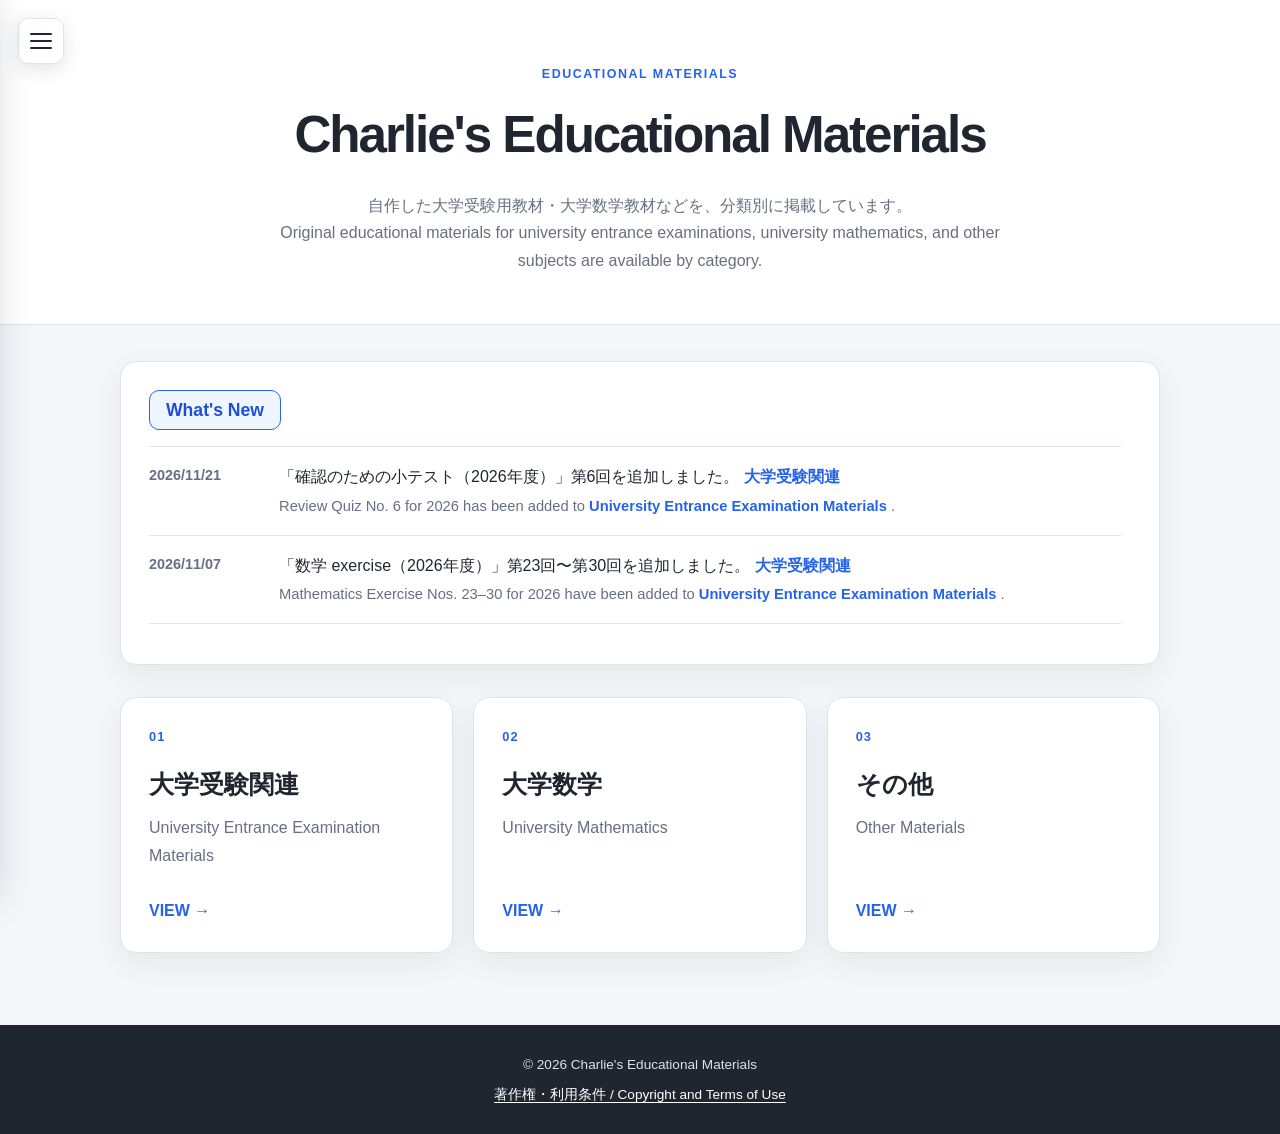
<file: index.html>
<!DOCTYPE html>
<html lang="ja">
<head>
  <meta charset="UTF-8">
  <meta name="viewport" content="width=device-width, initial-scale=1.0">

  <title>Charlie's Educational Materials</title>

  <link rel="stylesheet" href="style.css">
  <script src="menu.js" defer></script>
</head>

<body>
  <header class="site-header">
    <p class="eyebrow">EDUCATIONAL MATERIALS</p>

    <h1>Charlie's Educational Materials</h1>

    <p class="lead">
      自作した大学受験用教材・大学数学教材などを、分類別に掲載しています。
      <br>
      <span lang="en">
        Original educational materials for university entrance examinations,
        university mathematics, and other subjects are available by category.
      </span>
    </p>
  </header>

  <main class="container">

    <!-- What's New -->
    <section class="whats-new">
      <div class="whats-new-heading">
        <h2>What's New</h2>
      </div>

      <div class="news-scroll">
        <ul class="news-list">

          <!-- 2026/11/21 -->
          <li class="news-item">
            <time datetime="2026-11-21">
              2026/11/21
            </time>

            <div class="news-content">
              <p>
                「確認のための小テスト（2026年度）」第6回を追加しました。
                <a
                  class="news-inline-link"
                  href="university-entrance-exam.html#english"
                >
                  大学受験関連
                </a>
              </p>

              <p lang="en">
                Review Quiz No. 6 for 2026 has been added to
                <a
                  class="news-inline-link"
                  href="university-entrance-exam.html#english"
                >
                  University Entrance Examination Materials
                </a>.
              </p>
            </div>
          </li>

          <!-- 2026/11/07 -->
          <li class="news-item">
            <time datetime="2026-11-07">
              2026/11/07
            </time>

            <div class="news-content">
              <p>
                「数学 exercise（2026年度）」第23回〜第30回を追加しました。
                <a
                  class="news-inline-link"
                  href="university-entrance-exam.html#mathematics"
                >
                  大学受験関連
                </a>
              </p>

              <p lang="en">
                Mathematics Exercise Nos. 23–30 for 2026 have been added to
                <a
                  class="news-inline-link"
                  href="university-entrance-exam.html#mathematics"
                >
                  University Entrance Examination Materials
                </a>.
              </p>
            </div>
          </li>

          <!-- 2026/09/19 -->
          <li class="news-item">
            <time datetime="2026-09-19">
              2026/09/19
            </time>

            <div class="news-content">
              <p>
                「確認のための小テスト（2026年度）」第5回を追加しました。
                <a
                  class="news-inline-link"
                  href="university-entrance-exam.html#english"
                >
                  大学受験関連
                </a>
              </p>

              <p lang="en">
                Review Quiz No. 5 for 2026 has been added to
                <a
                  class="news-inline-link"
                  href="university-entrance-exam.html#english"
                >
                  University Entrance Examination Materials
                </a>.
              </p>
            </div>
          </li>

          <!-- 2026/08/19 -->
          <li class="news-item">
            <time datetime="2026-08-19">
              2026/08/19
            </time>

            <div class="news-content">
              <p>
                「確認のための小テスト（2026年度）」第4回を追加しました。
                <a
                  class="news-inline-link"
                  href="university-entrance-exam.html#english"
                >
                  大学受験関連
                </a>
              </p>

              <p lang="en">
                Review Quiz No. 4 for 2026 has been added to
                <a
                  class="news-inline-link"
                  href="university-entrance-exam.html#english"
                >
                  University Entrance Examination Materials
                </a>.
              </p>
            </div>
          </li>

          <!-- 2026/08/07 -->
          <li class="news-item">
            <time datetime="2026-08-07">
              2026/08/07
            </time>

            <div class="news-content">
              <p>
                教材を追加・更新しました：
                <a
                  class="news-inline-link"
                  href="university-entrance-exam.html"
                >
                  大学受験関連
                </a>
                ／
                <a
                  class="news-inline-link"
                  href="university-math.html"
                >
                  大学数学
                </a>
                ／
                <a
                  class="news-inline-link"
                  href="other.html"
                >
                  その他
                </a>
              </p>

              <p lang="en">
                New materials have been added and updated in
                <a
                  class="news-inline-link"
                  href="university-entrance-exam.html"
                >
                  University Entrance Examination
                </a>,
                <a
                  class="news-inline-link"
                  href="university-math.html"
                >
                  University Mathematics
                </a>,
                and
                <a
                  class="news-inline-link"
                  href="other.html"
                >
                  Other Materials
                </a>.
              </p>
            </div>
          </li>

          <!-- 2026/07/31 -->
          <li class="news-item">
            <time datetime="2026-07-31">
              2026/07/31
            </time>

            <div class="news-content">
              <a
                class="news-link"
                href="how-to-use-this-site.html"
              >
                <p>
                  「このサイトの使い方について」という記事をアップロードしました。
                </p>

                <p lang="en">
                  An article explaining how to use this website has been published.
                </p>
              </a>
            </div>
          </li>

          <!-- 2026/07/30 -->
          <li class="news-item">
            <time datetime="2026-07-30">
              2026/07/30
            </time>

            <div class="news-content">
              <p>
                Charlie's Educational Materialsを開設しました。
              </p>

              <p lang="en">
                Charlie's Educational Materials was launched.
              </p>
            </div>
          </li>

        </ul>
      </div>
    </section>

    <!-- Categories -->
    <div class="category-grid">

      <a
        class="category-card"
        href="university-entrance-exam.html"
      >
        <div class="category-card-content">
          <span class="category-number">01</span>

          <h2>大学受験関連</h2>

          <p lang="en">
            University Entrance Examination Materials
          </p>

          <span class="category-arrow">
            VIEW →
          </span>
        </div>
      </a>

      <a
        class="category-card"
        href="university-math.html"
      >
        <div class="category-card-content">
          <span class="category-number">02</span>

          <h2>大学数学</h2>

          <p lang="en">
            University Mathematics
          </p>

          <span class="category-arrow">
            VIEW →
          </span>
        </div>
      </a>

      <a
        class="category-card"
        href="other.html"
      >
        <div class="category-card-content">
          <span class="category-number">03</span>

          <h2>その他</h2>

          <p lang="en">
            Other Materials
          </p>

          <span class="category-arrow">
            VIEW →
          </span>
        </div>
      </a>

    </div>
  </main>

  <footer>
    <p>© 2026 Charlie's Educational Materials</p>

    <p>
      <a href="terms.html">
        著作権・利用条件 / Copyright and Terms of Use
      </a>
    </p>
  </footer>

  <!-- deployment refresh 2026-11-07 -->
</body>
</html>
</file>
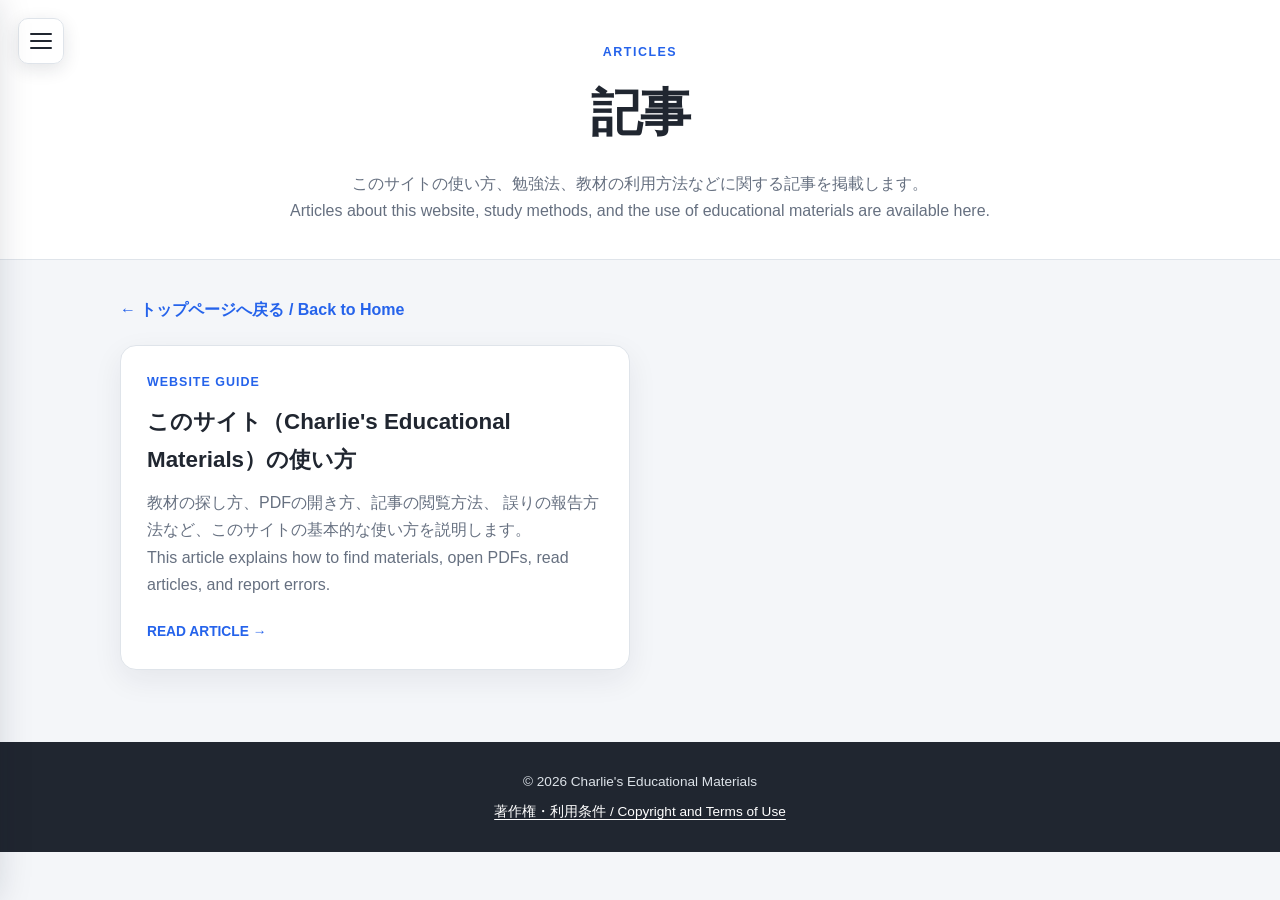
<file: articles.html>
<!DOCTYPE html>
<html lang="ja">
<head>
  <meta charset="UTF-8">
  <meta name="viewport" content="width=device-width, initial-scale=1.0">

  <title>記事｜Charlie's Educational Materials</title>

  <link rel="stylesheet" href="style.css">
  <script src="menu.js" defer></script>
</head>

<body>
  <header class="site-header small">
    <p class="eyebrow">ARTICLES</p>

    <h1>記事</h1>

    <p class="lead">
      このサイトの使い方、勉強法、教材の利用方法などに関する記事を掲載します。
      <br>
      <span lang="en">
        Articles about this website, study methods,
        and the use of educational materials are available here.
      </span>
    </p>
  </header>

  <main class="container">
    <a class="back-link" href="index.html">
      ← トップページへ戻る / Back to Home
    </a>

    <section class="article-grid">
      <a
        class="article-card"
        href="how-to-use-this-site.html"
      >
        <p class="article-category">
          WEBSITE GUIDE
        </p>

        <h2>
          このサイト（Charlie's Educational Materials）の使い方
        </h2>

        <p class="article-card-description">
          教材の探し方、PDFの開き方、記事の閲覧方法、
          誤りの報告方法など、このサイトの基本的な使い方を説明します。
        </p>

        <p
          class="article-card-description"
          lang="en"
        >
          This article explains how to find materials,
          open PDFs, read articles, and report errors.
        </p>

        <span class="article-card-status">
          READ ARTICLE →
        </span>
      </a>
    </section>
  </main>

  <footer>
    <p>© 2026 Charlie's Educational Materials</p>

    <p>
      <a href="terms.html">
        著作権・利用条件 / Copyright and Terms of Use
      </a>
    </p>
  </footer>
</body>
</html>
</file>
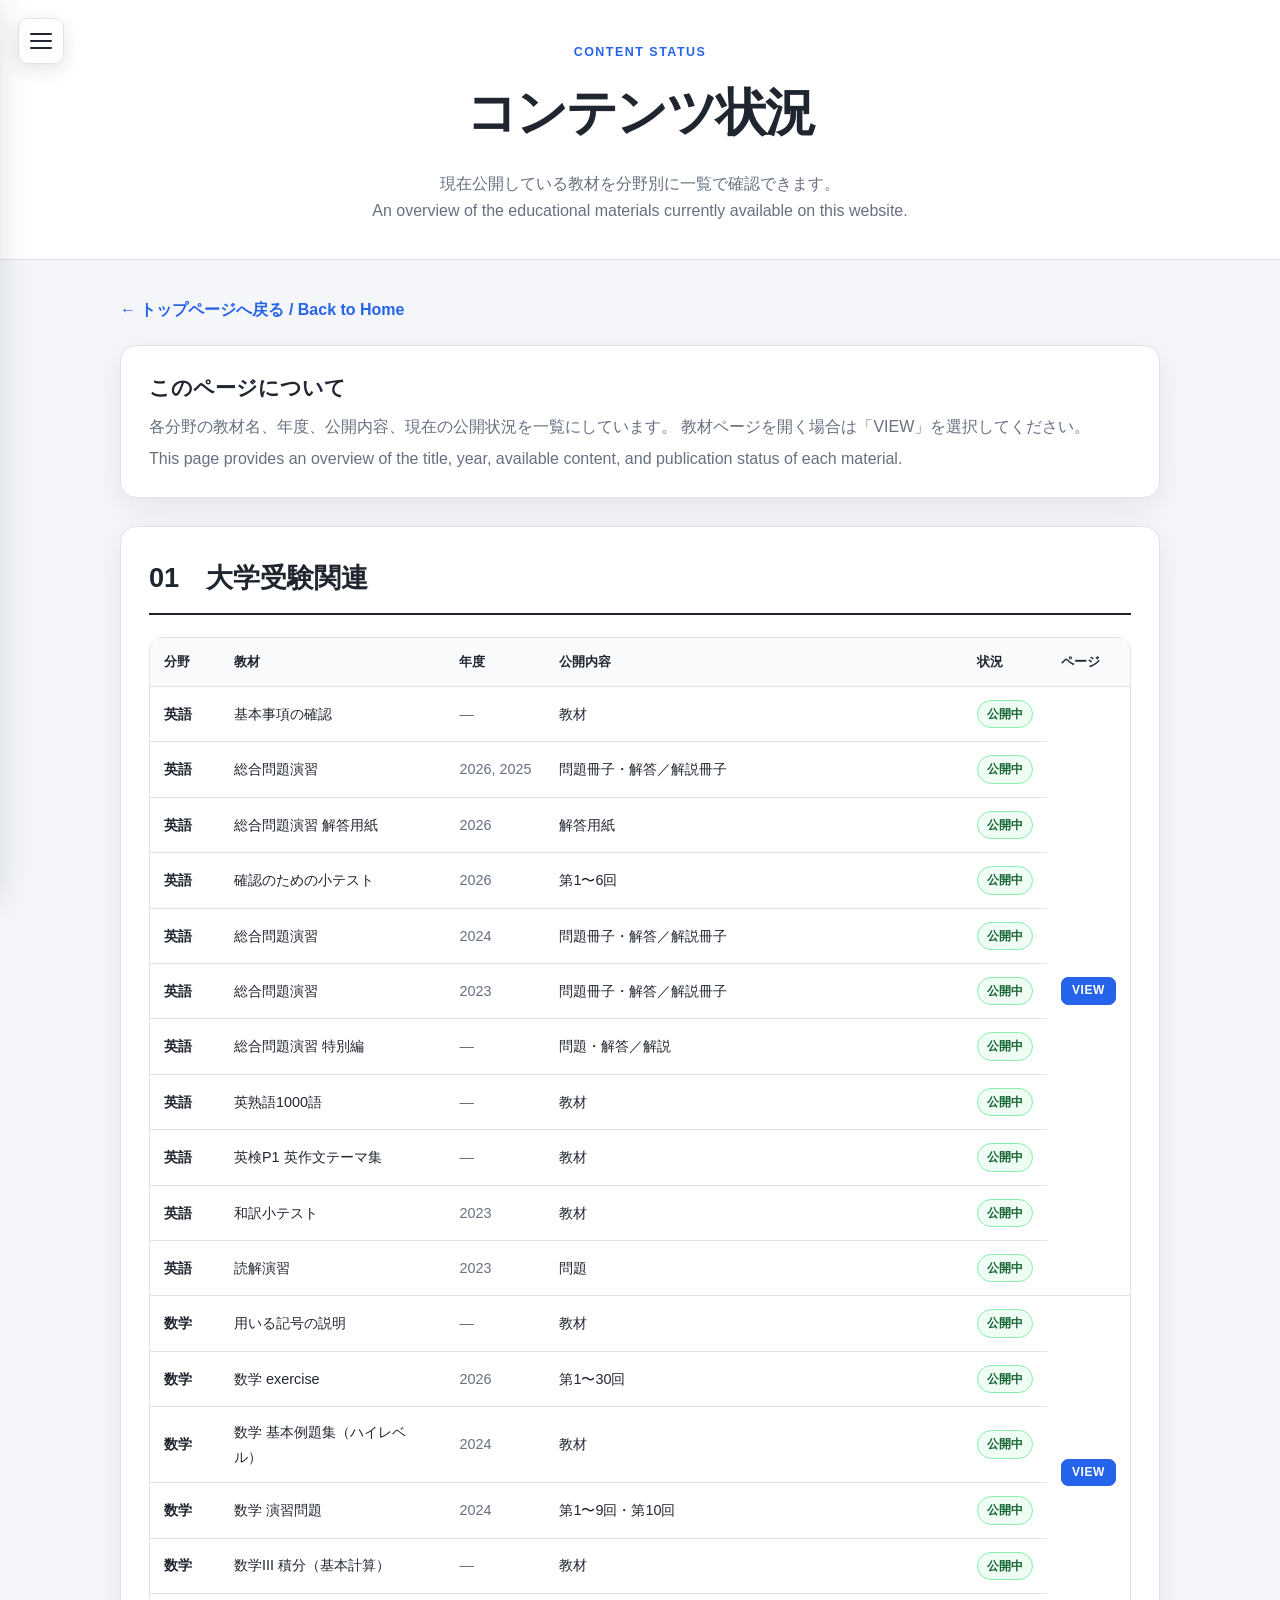
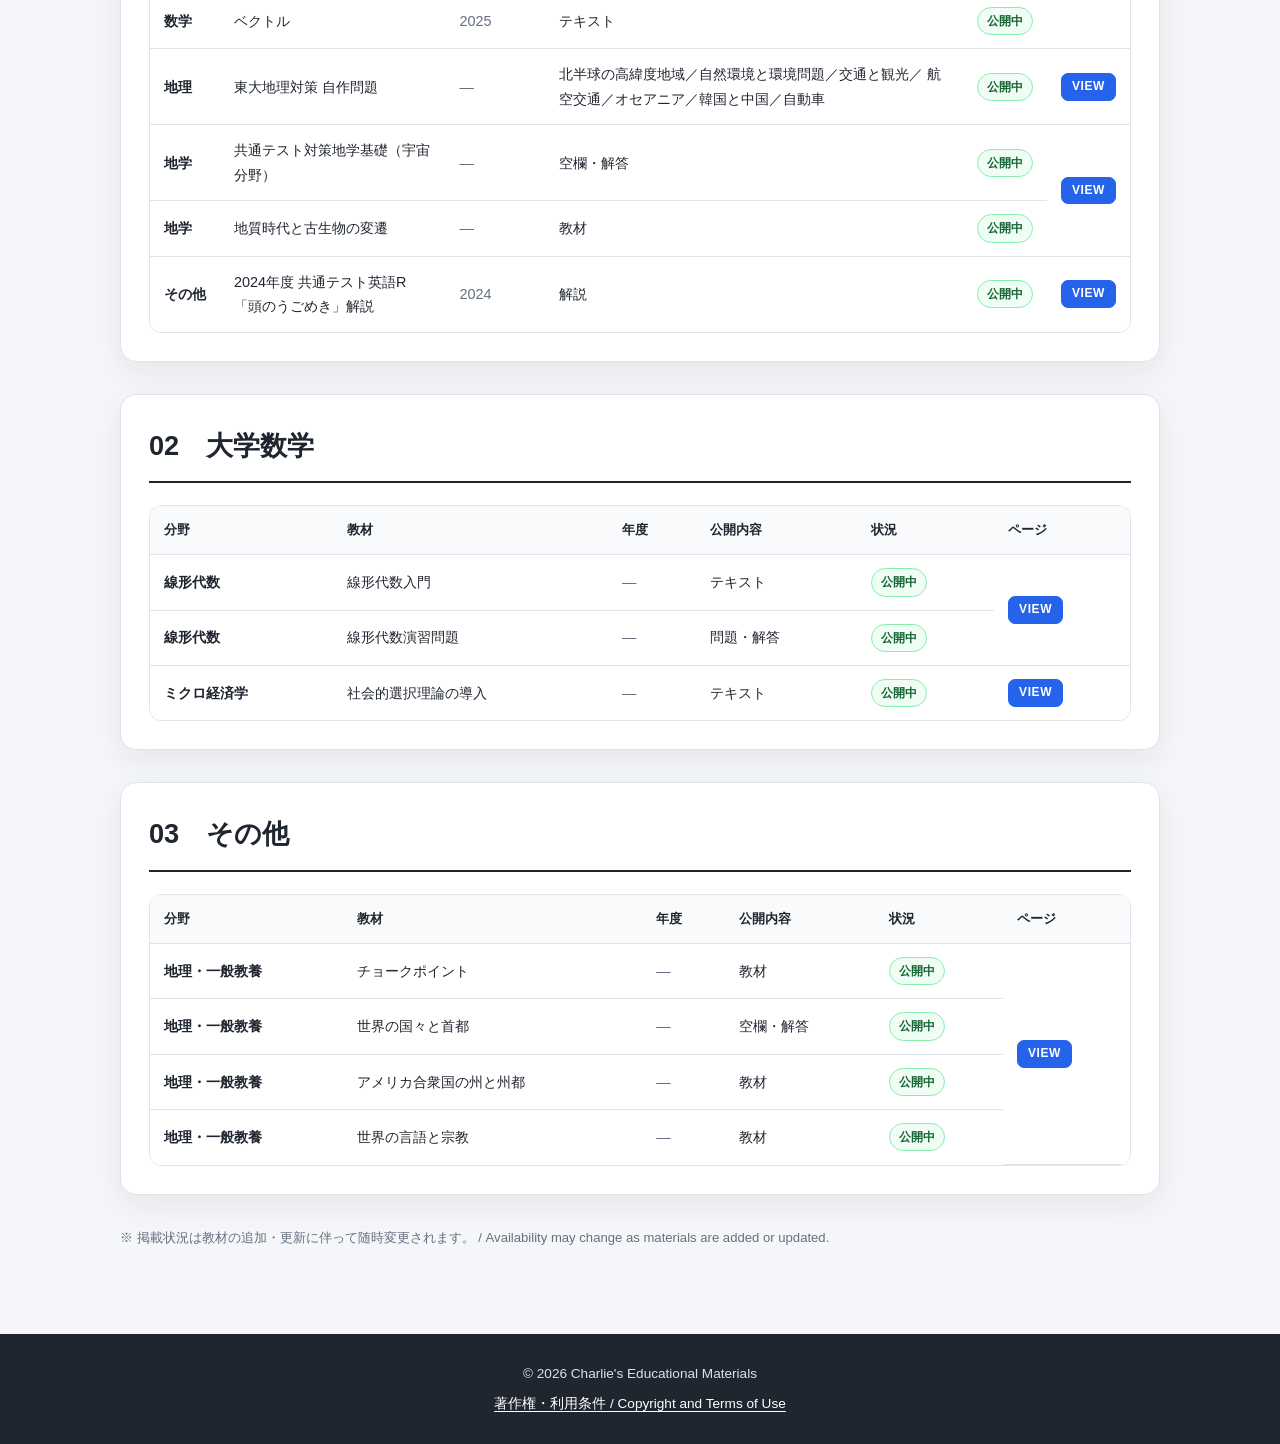
<file: content-status.html>
<!DOCTYPE html>
<html lang="ja">
<head>
  <meta charset="UTF-8">
  <meta name="viewport" content="width=device-width, initial-scale=1.0">

  <title>コンテンツ状況｜Charlie's Educational Materials</title>

  <link rel="stylesheet" href="style.css">
  <script src="menu.js" defer></script>

  <style>
    .status-summary {
      margin-bottom: 28px;
      padding: 24px 28px;
      border: 1px solid var(--border);
      border-radius: 16px;
      background: var(--surface);
      box-shadow: var(--shadow);
    }

    .status-summary h2 {
      margin: 0 0 8px;
      font-size: 1.3rem;
    }

    .status-summary p {
      margin: 0;
      color: var(--muted);
    }

    .status-summary p + p {
      margin-top: 5px;
    }

    .status-category {
      margin-bottom: 32px;
    }

    .status-table-wrapper {
      overflow-x: auto;
      border: 1px solid var(--border);
      border-radius: 12px;
    }

    .status-table {
      width: 100%;
      min-width: 720px;
      border-collapse: collapse;
      background: var(--surface);
    }

    .status-table th,
    .status-table td {
      padding: 13px 14px;
      border-bottom: 1px solid var(--border);
      text-align: left;
      vertical-align: middle;
    }

    .status-table th {
      background: var(--surface-soft);
      color: var(--text);
      font-size: 0.82rem;
      font-weight: 800;
      white-space: nowrap;
    }

    .status-table td {
      font-size: 0.9rem;
    }

    .status-table tr:last-child td {
      border-bottom: 0;
    }

    .status-subject {
      font-weight: 800;
      white-space: nowrap;
    }

    .status-year {
      color: var(--muted);
      white-space: nowrap;
    }

    .status-published {
      display: inline-flex;
      align-items: center;
      padding: 3px 9px;
      border: 1px solid #86efac;
      border-radius: 999px;
      background: #f0fdf4;
      color: #166534;
      font-size: 0.75rem;
      font-weight: 800;
      white-space: nowrap;
    }

    .status-count {
      white-space: nowrap;
    }

    .status-open {
      display: inline-flex;
      align-items: center;
      justify-content: center;
      min-width: 54px;
      padding: 5px 10px;
      border: 1px solid var(--accent);
      border-radius: 7px;
      background: var(--accent);
      color: #ffffff;
      font-size: 0.75rem;
      font-weight: 800;
      line-height: 1.3;
      letter-spacing: 0.05em;
      text-decoration: none;
    }

    .status-open:hover {
      background: var(--accent-dark);
      border-color: var(--accent-dark);
    }

    .status-note {
      color: var(--muted);
      font-size: 0.82rem;
    }

    @media (max-width: 600px) {
      .status-summary {
        padding: 20px;
      }

      .status-table th,
      .status-table td {
        padding: 11px 12px;
      }
    }
  </style>
</head>

<body>
  <header class="site-header small">
    <p class="eyebrow">CONTENT STATUS</p>

    <h1>コンテンツ状況</h1>

    <p class="lead">
      現在公開している教材を分野別に一覧で確認できます。
      <br>
      <span lang="en">
        An overview of the educational materials currently available on this website.
      </span>
    </p>
  </header>

  <main class="container">
    <a class="back-link" href="index.html">
      ← トップページへ戻る / Back to Home
    </a>

    <section class="status-summary">
      <h2>このページについて</h2>

      <p>
        各分野の教材名、年度、公開内容、現在の公開状況を一覧にしています。
        教材ページを開く場合は「VIEW」を選択してください。
      </p>

      <p lang="en">
        This page provides an overview of the title, year,
        available content, and publication status of each material.
      </p>
    </section>

    <!-- 01 大学受験関連 -->
    <section class="page-section status-category">
      <h2 class="subject-heading">01　大学受験関連</h2>

      <div class="status-table-wrapper">
        <table class="status-table">
          <thead>
            <tr>
              <th>分野</th>
              <th>教材</th>
              <th>年度</th>
              <th>公開内容</th>
              <th>状況</th>
              <th>ページ</th>
            </tr>
          </thead>

          <tbody>
            <tr>
              <td class="status-subject">英語</td>
              <td>基本事項の確認</td>
              <td class="status-year">—</td>
              <td>教材</td>
              <td><span class="status-published">公開中</span></td>
              <td rowspan="11">
                <a class="status-open" href="university-entrance-exam.html#english">
                  VIEW
                </a>
              </td>
            </tr>

            <tr>
              <td class="status-subject">英語</td>
              <td>総合問題演習</td>
              <td class="status-year">2026, 2025</td>
              <td>問題冊子・解答／解説冊子</td>
              <td><span class="status-published">公開中</span></td>
            </tr>

            <tr>
              <td class="status-subject">英語</td>
              <td>総合問題演習 解答用紙</td>
              <td class="status-year">2026</td>
              <td>解答用紙</td>
              <td><span class="status-published">公開中</span></td>
            </tr>

            <tr>
              <td class="status-subject">英語</td>
              <td>確認のための小テスト</td>
              <td class="status-year">2026</td>
              <td class="status-count">第1〜6回</td>
              <td><span class="status-published">公開中</span></td>
            </tr>

            <tr>
              <td class="status-subject">英語</td>
              <td>総合問題演習</td>
              <td class="status-year">2024</td>
              <td>問題冊子・解答／解説冊子</td>
              <td><span class="status-published">公開中</span></td>
            </tr>

            <tr>
              <td class="status-subject">英語</td>
              <td>総合問題演習</td>
              <td class="status-year">2023</td>
              <td>問題冊子・解答／解説冊子</td>
              <td><span class="status-published">公開中</span></td>
            </tr>

            <tr>
              <td class="status-subject">英語</td>
              <td>総合問題演習 特別編</td>
              <td class="status-year">—</td>
              <td>問題・解答／解説</td>
              <td><span class="status-published">公開中</span></td>
            </tr>

            <tr>
              <td class="status-subject">英語</td>
              <td>英熟語1000語</td>
              <td class="status-year">—</td>
              <td>教材</td>
              <td><span class="status-published">公開中</span></td>
            </tr>

            <tr>
              <td class="status-subject">英語</td>
              <td>英検P1 英作文テーマ集</td>
              <td class="status-year">—</td>
              <td>教材</td>
              <td><span class="status-published">公開中</span></td>
            </tr>

            <tr>
              <td class="status-subject">英語</td>
              <td>和訳小テスト</td>
              <td class="status-year">2023</td>
              <td>教材</td>
              <td><span class="status-published">公開中</span></td>
            </tr>

            <tr>
              <td class="status-subject">英語</td>
              <td>読解演習</td>
              <td class="status-year">2023</td>
              <td>問題</td>
              <td><span class="status-published">公開中</span></td>
            </tr>

            <tr>
              <td class="status-subject">数学</td>
              <td>用いる記号の説明</td>
              <td class="status-year">—</td>
              <td>教材</td>
              <td><span class="status-published">公開中</span></td>
              <td rowspan="6">
                <a class="status-open" href="university-entrance-exam.html#mathematics">
                  VIEW
                </a>
              </td>
            </tr>

            <tr>
              <td class="status-subject">数学</td>
              <td>数学 exercise</td>
              <td class="status-year">2026</td>
              <td class="status-count">第1〜30回</td>
              <td><span class="status-published">公開中</span></td>
            </tr>

            <tr>
              <td class="status-subject">数学</td>
              <td>数学 基本例題集（ハイレベル）</td>
              <td class="status-year">2024</td>
              <td>教材</td>
              <td><span class="status-published">公開中</span></td>
            </tr>

            <tr>
              <td class="status-subject">数学</td>
              <td>数学 演習問題</td>
              <td class="status-year">2024</td>
              <td>第1〜9回・第10回</td>
              <td><span class="status-published">公開中</span></td>
            </tr>

            <tr>
              <td class="status-subject">数学</td>
              <td>数学III 積分（基本計算）</td>
              <td class="status-year">—</td>
              <td>教材</td>
              <td><span class="status-published">公開中</span></td>
            </tr>

            <tr>
              <td class="status-subject">数学</td>
              <td>ベクトル</td>
              <td class="status-year">2025</td>
              <td>テキスト</td>
              <td><span class="status-published">公開中</span></td>
            </tr>

            <tr>
              <td class="status-subject">地理</td>
              <td>東大地理対策 自作問題</td>
              <td class="status-year">—</td>
              <td>
                北半球の高緯度地域／自然環境と環境問題／交通と観光／
                航空交通／オセアニア／韓国と中国／自動車
              </td>
              <td><span class="status-published">公開中</span></td>
              <td>
                <a class="status-open" href="university-entrance-exam.html#geography">
                  VIEW
                </a>
              </td>
            </tr>

            <tr>
              <td class="status-subject">地学</td>
              <td>共通テスト対策地学基礎（宇宙分野）</td>
              <td class="status-year">—</td>
              <td>空欄・解答</td>
              <td><span class="status-published">公開中</span></td>
              <td rowspan="2">
                <a class="status-open" href="university-entrance-exam.html#earth-science">
                  VIEW
                </a>
              </td>
            </tr>

            <tr>
              <td class="status-subject">地学</td>
              <td>地質時代と古生物の変遷</td>
              <td class="status-year">—</td>
              <td>教材</td>
              <td><span class="status-published">公開中</span></td>
            </tr>

            <tr>
              <td class="status-subject">その他</td>
              <td>2024年度 共通テスト英語R「頭のうごめき」解説</td>
              <td class="status-year">2024</td>
              <td>解説</td>
              <td><span class="status-published">公開中</span></td>
              <td>
                <a class="status-open" href="university-entrance-exam.html#other-subjects">
                  VIEW
                </a>
              </td>
            </tr>
          </tbody>
        </table>
      </div>
    </section>

    <!-- 02 大学数学 -->
    <section class="page-section status-category">
      <h2 class="subject-heading">02　大学数学</h2>

      <div class="status-table-wrapper">
        <table class="status-table">
          <thead>
            <tr>
              <th>分野</th>
              <th>教材</th>
              <th>年度</th>
              <th>公開内容</th>
              <th>状況</th>
              <th>ページ</th>
            </tr>
          </thead>

          <tbody>
            <tr>
              <td class="status-subject">線形代数</td>
              <td>線形代数入門</td>
              <td class="status-year">—</td>
              <td>テキスト</td>
              <td><span class="status-published">公開中</span></td>
              <td rowspan="2">
                <a class="status-open" href="university-math.html#linear-algebra">
                  VIEW
                </a>
              </td>
            </tr>

            <tr>
              <td class="status-subject">線形代数</td>
              <td>線形代数演習問題</td>
              <td class="status-year">—</td>
              <td>問題・解答</td>
              <td><span class="status-published">公開中</span></td>
            </tr>

            <tr>
              <td class="status-subject">ミクロ経済学</td>
              <td>社会的選択理論の導入</td>
              <td class="status-year">—</td>
              <td>テキスト</td>
              <td><span class="status-published">公開中</span></td>
              <td>
                <a class="status-open" href="university-math.html#microeconomics">
                  VIEW
                </a>
              </td>
            </tr>
          </tbody>
        </table>
      </div>
    </section>

    <!-- 03 その他 -->
    <section class="page-section status-category">
      <h2 class="subject-heading">03　その他</h2>

      <div class="status-table-wrapper">
        <table class="status-table">
          <thead>
            <tr>
              <th>分野</th>
              <th>教材</th>
              <th>年度</th>
              <th>公開内容</th>
              <th>状況</th>
              <th>ページ</th>
            </tr>
          </thead>

          <tbody>
            <tr>
              <td class="status-subject">地理・一般教養</td>
              <td>チョークポイント</td>
              <td class="status-year">—</td>
              <td>教材</td>
              <td><span class="status-published">公開中</span></td>
              <td rowspan="4">
                <a class="status-open" href="other.html">
                  VIEW
                </a>
              </td>
            </tr>

            <tr>
              <td class="status-subject">地理・一般教養</td>
              <td>世界の国々と首都</td>
              <td class="status-year">—</td>
              <td>空欄・解答</td>
              <td><span class="status-published">公開中</span></td>
            </tr>

            <tr>
              <td class="status-subject">地理・一般教養</td>
              <td>アメリカ合衆国の州と州都</td>
              <td class="status-year">—</td>
              <td>教材</td>
              <td><span class="status-published">公開中</span></td>
            </tr>

            <tr>
              <td class="status-subject">地理・一般教養</td>
              <td>世界の言語と宗教</td>
              <td class="status-year">—</td>
              <td>教材</td>
              <td><span class="status-published">公開中</span></td>
            </tr>
          </tbody>
        </table>
      </div>
    </section>

    <p class="status-note">
      ※ 掲載状況は教材の追加・更新に伴って随時変更されます。
      / Availability may change as materials are added or updated.
    </p>
  </main>

  <footer>
    <p>© 2026 Charlie's Educational Materials</p>

    <p>
      <a href="terms.html">
        著作権・利用条件 / Copyright and Terms of Use
      </a>
    </p>
  </footer>
</body>
</html>
</file>
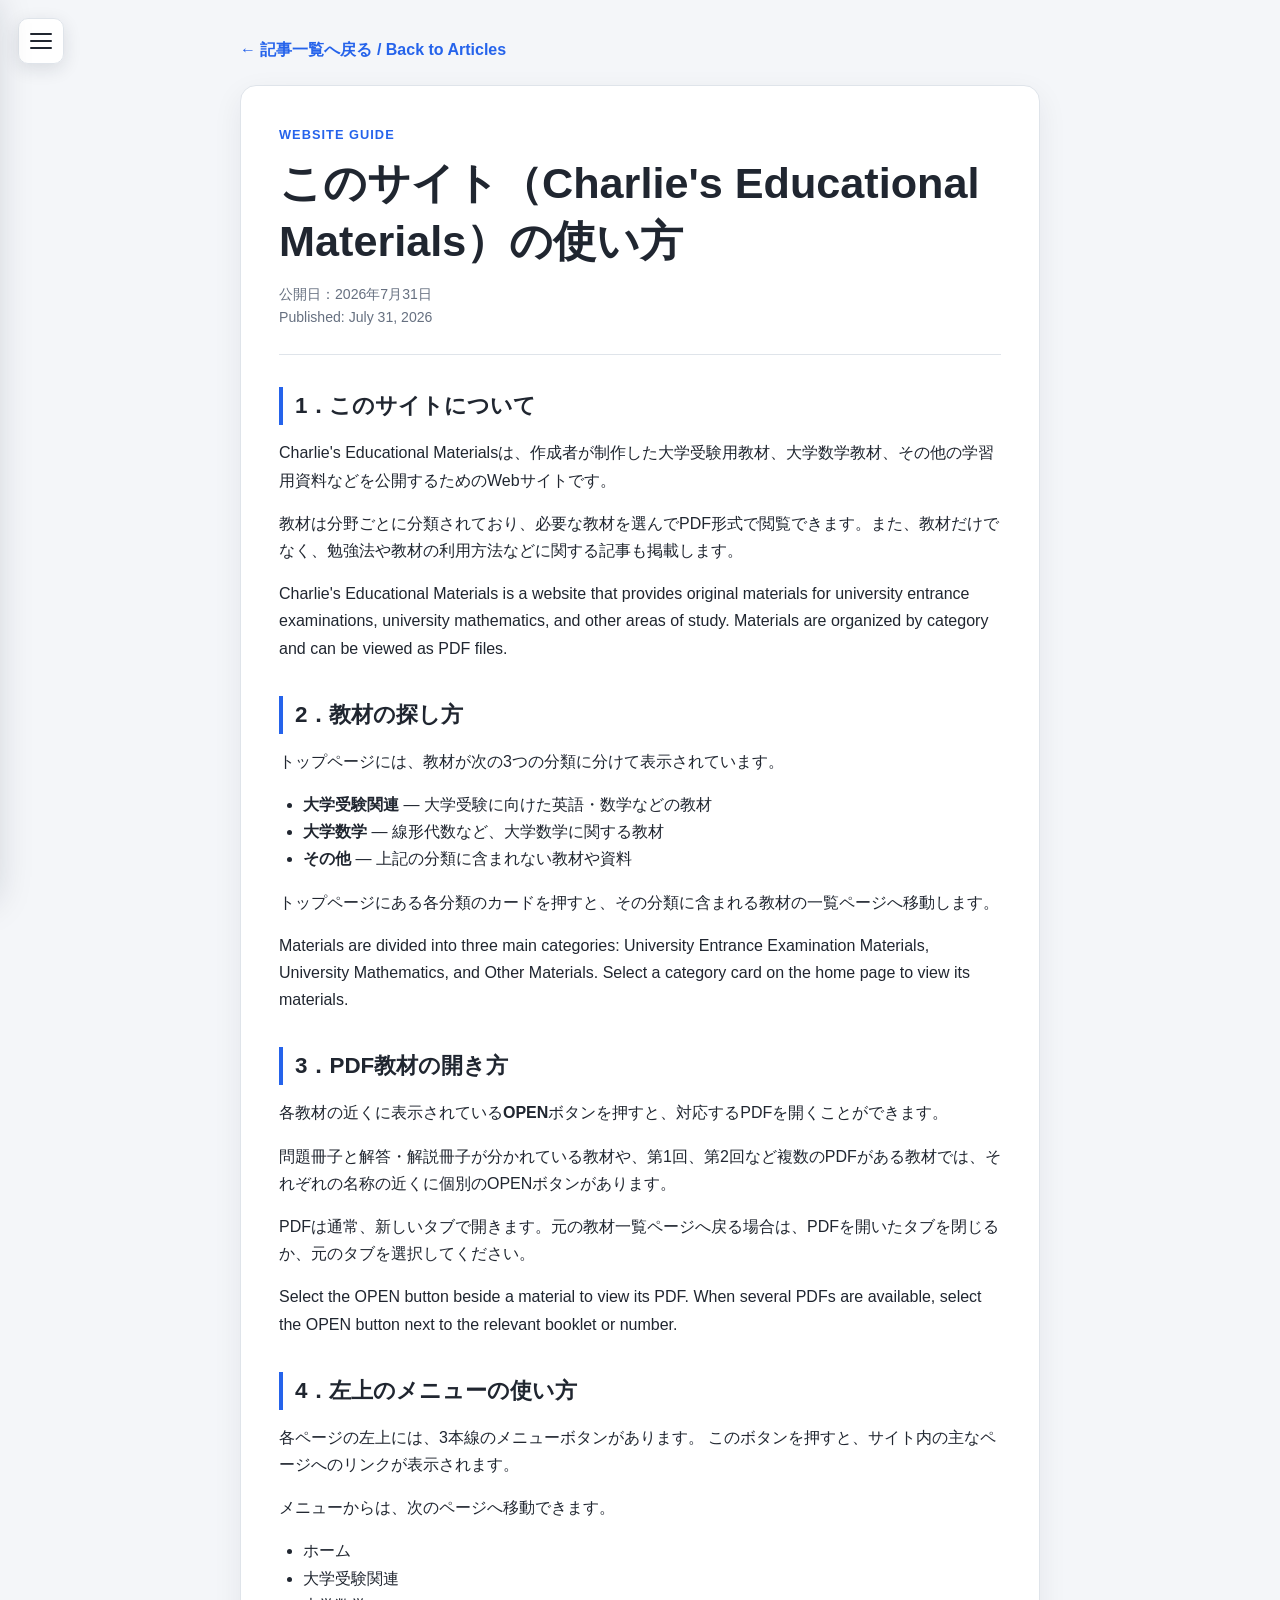
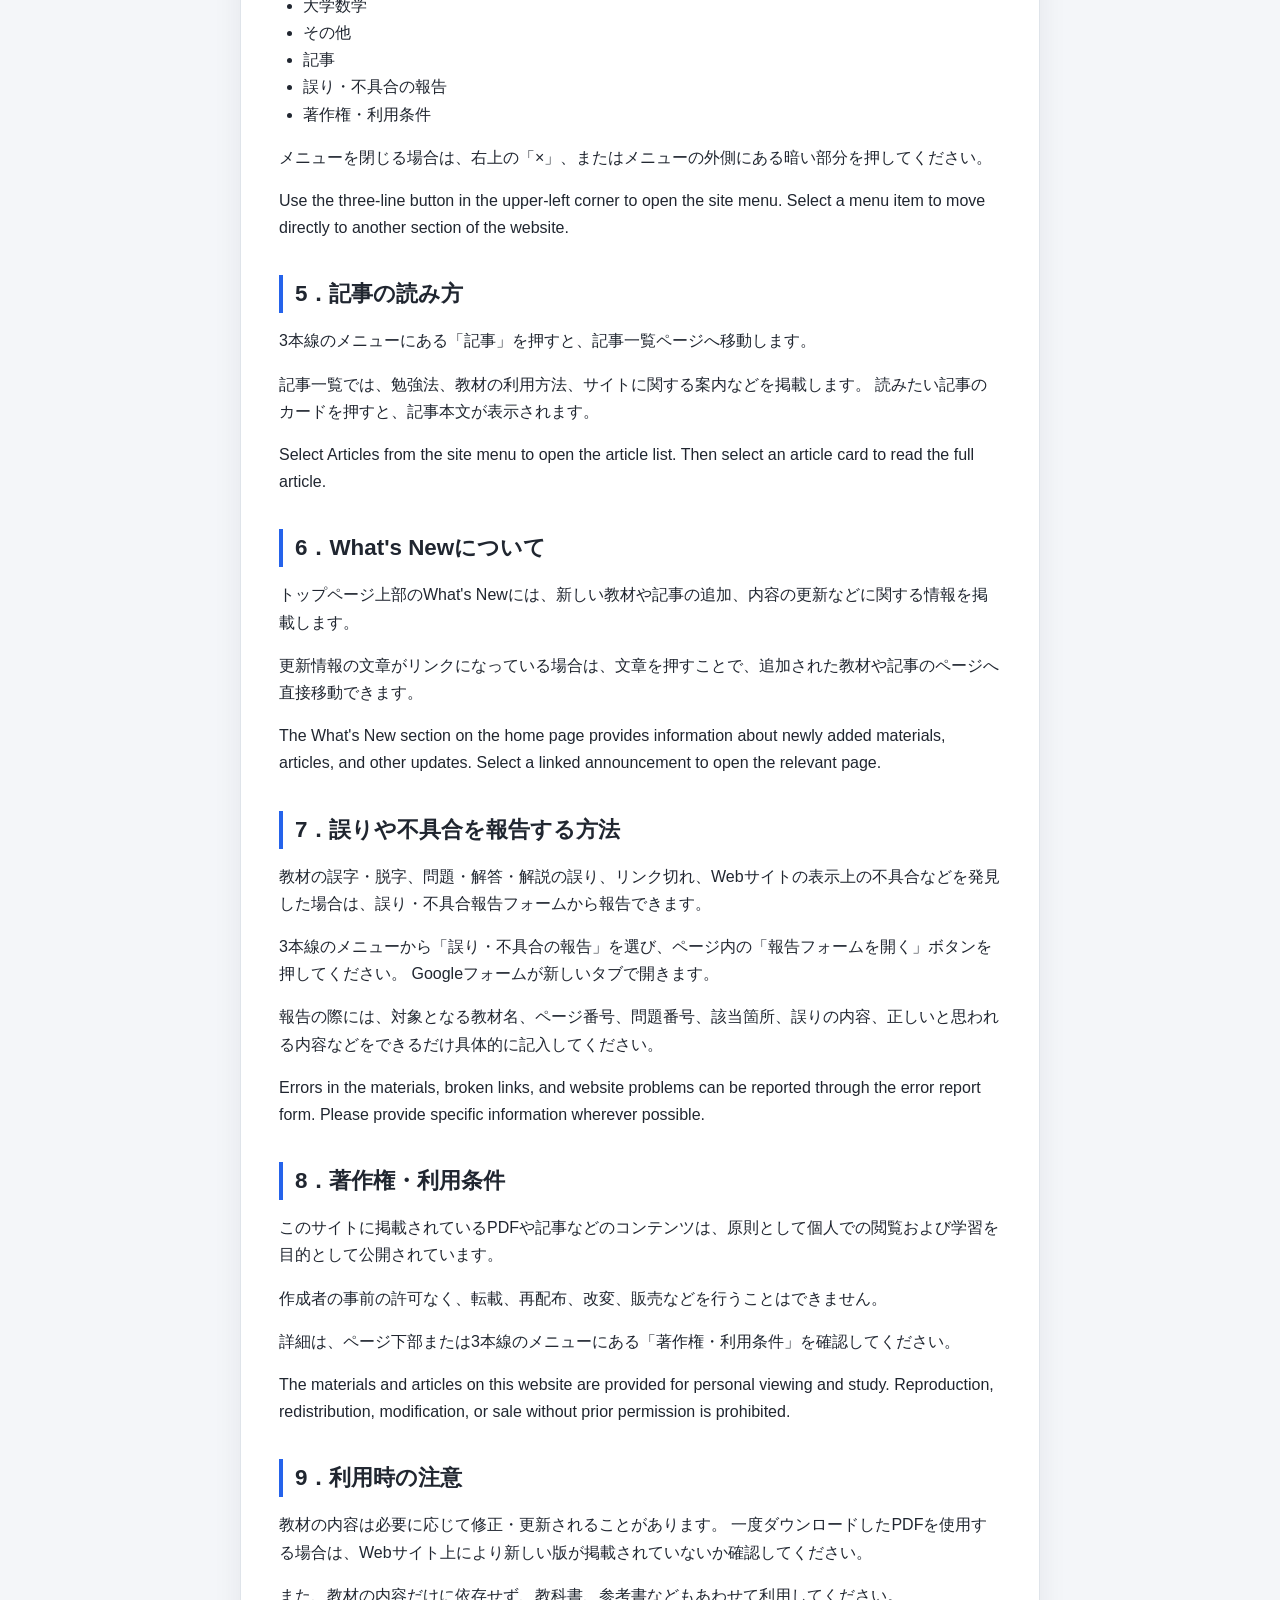
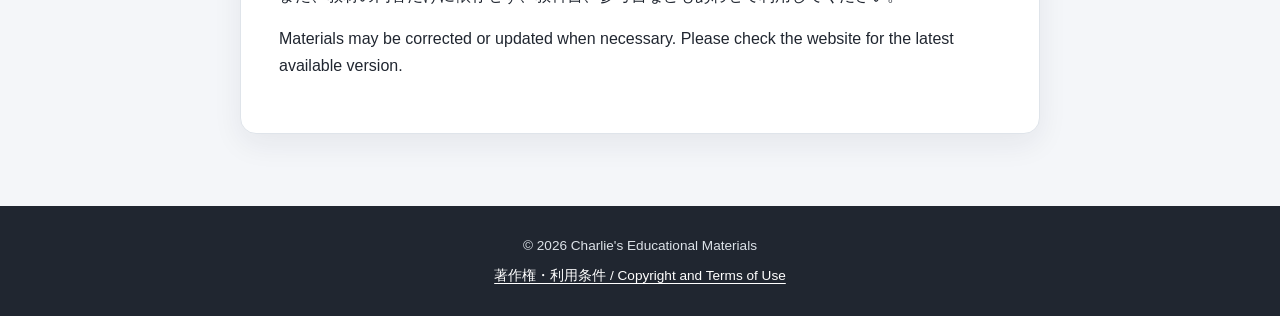
<file: how-to-use-this-site.html>
<!DOCTYPE html>
<html lang="ja">
<head>
  <meta charset="UTF-8">
  <meta name="viewport" content="width=device-width, initial-scale=1.0">

  <title>
    このサイトの使い方｜Charlie's Educational Materials
  </title>

  <link rel="stylesheet" href="style.css">
  <script src="menu.js" defer></script>
</head>

<body>
  <main class="article-main">
    <div class="article-container">
      <a class="back-link" href="articles.html">
        ← 記事一覧へ戻る / Back to Articles
      </a>

      <article class="article">
        <header class="article-header">
          <p class="article-label">
            WEBSITE GUIDE
          </p>

          <h1>
            このサイト（Charlie's Educational Materials）の使い方
          </h1>

          <p class="article-meta">
            公開日：2026年7月31日
            <br>
            Published: July 31, 2026
          </p>
        </header>

        <section class="article-section">
          <h2>1．このサイトについて</h2>

          <p>
            Charlie's Educational Materialsは、作成者が制作した大学受験用教材、大学数学教材、その他の学習用資料などを公開するためのWebサイトです。
          </p>

          <p>
            教材は分野ごとに分類されており、必要な教材を選んでPDF形式で閲覧できます。また、教材だけでなく、勉強法や教材の利用方法などに関する記事も掲載します。
          </p>

          <p lang="en">
            Charlie's Educational Materials is a website that provides
            original materials for university entrance examinations,
            university mathematics, and other areas of study.
            Materials are organized by category and can be viewed as PDF files.
          </p>
        </section>

        <section class="article-section">
          <h2>2．教材の探し方</h2>

          <p>
            トップページには、教材が次の3つの分類に分けて表示されています。
          </p>

          <ul>
            <li>
              <strong>大学受験関連</strong>
              ― 大学受験に向けた英語・数学などの教材
            </li>

            <li>
              <strong>大学数学</strong>
              ― 線形代数など、大学数学に関する教材
            </li>

            <li>
              <strong>その他</strong>
              ― 上記の分類に含まれない教材や資料
            </li>
          </ul>

          <p>
            トップページにある各分類のカードを押すと、その分類に含まれる教材の一覧ページへ移動します。
          </p>

          <p lang="en">
            Materials are divided into three main categories:
            University Entrance Examination Materials,
            University Mathematics, and Other Materials.
            Select a category card on the home page to view its materials.
          </p>
        </section>

        <section class="article-section">
          <h2>3．PDF教材の開き方</h2>

          <p>
            各教材の近くに表示されている<strong>OPEN</strong>ボタンを押すと、対応するPDFを開くことができます。
          </p>

          <p>
            問題冊子と解答・解説冊子が分かれている教材や、第1回、第2回など複数のPDFがある教材では、それぞれの名称の近くに個別のOPENボタンがあります。
          </p>

          <p>
            PDFは通常、新しいタブで開きます。元の教材一覧ページへ戻る場合は、PDFを開いたタブを閉じるか、元のタブを選択してください。
          </p>

          <p lang="en">
            Select the OPEN button beside a material to view its PDF.
            When several PDFs are available, select the OPEN button
            next to the relevant booklet or number.
          </p>
        </section>

        <section class="article-section">
          <h2>4．左上のメニューの使い方</h2>

          <p>
            各ページの左上には、3本線のメニューボタンがあります。
            このボタンを押すと、サイト内の主なページへのリンクが表示されます。
          </p>

          <p>
            メニューからは、次のページへ移動できます。
          </p>

          <ul>
            <li>ホーム</li>
            <li>大学受験関連</li>
            <li>大学数学</li>
            <li>その他</li>
            <li>記事</li>
            <li>誤り・不具合の報告</li>
            <li>著作権・利用条件</li>
          </ul>

          <p>
            メニューを閉じる場合は、右上の「×」、またはメニューの外側にある暗い部分を押してください。
          </p>

          <p lang="en">
            Use the three-line button in the upper-left corner
            to open the site menu. Select a menu item to move
            directly to another section of the website.
          </p>
        </section>

        <section class="article-section">
          <h2>5．記事の読み方</h2>

          <p>
            3本線のメニューにある「記事」を押すと、記事一覧ページへ移動します。
          </p>

          <p>
            記事一覧では、勉強法、教材の利用方法、サイトに関する案内などを掲載します。
            読みたい記事のカードを押すと、記事本文が表示されます。
          </p>

          <p lang="en">
            Select Articles from the site menu to open the article list.
            Then select an article card to read the full article.
          </p>
        </section>

        <section class="article-section">
          <h2>6．What's Newについて</h2>

          <p>
            トップページ上部のWhat's Newには、新しい教材や記事の追加、内容の更新などに関する情報を掲載します。
          </p>

          <p>
            更新情報の文章がリンクになっている場合は、文章を押すことで、追加された教材や記事のページへ直接移動できます。
          </p>

          <p lang="en">
            The What's New section on the home page provides information
            about newly added materials, articles, and other updates.
            Select a linked announcement to open the relevant page.
          </p>
        </section>

        <section class="article-section">
          <h2>7．誤りや不具合を報告する方法</h2>

          <p>
            教材の誤字・脱字、問題・解答・解説の誤り、リンク切れ、Webサイトの表示上の不具合などを発見した場合は、誤り・不具合報告フォームから報告できます。
          </p>

          <p>
            3本線のメニューから「誤り・不具合の報告」を選び、ページ内の「報告フォームを開く」ボタンを押してください。
            Googleフォームが新しいタブで開きます。
          </p>

          <p>
            報告の際には、対象となる教材名、ページ番号、問題番号、該当箇所、誤りの内容、正しいと思われる内容などをできるだけ具体的に記入してください。
          </p>

          <p lang="en">
            Errors in the materials, broken links, and website problems
            can be reported through the error report form.
            Please provide specific information wherever possible.
          </p>
        </section>

        <section class="article-section">
          <h2>8．著作権・利用条件</h2>

          <p>
            このサイトに掲載されているPDFや記事などのコンテンツは、原則として個人での閲覧および学習を目的として公開されています。
          </p>

          <p>
            作成者の事前の許可なく、転載、再配布、改変、販売などを行うことはできません。
          </p>

          <p>
            詳細は、ページ下部または3本線のメニューにある「著作権・利用条件」を確認してください。
          </p>

          <p lang="en">
            The materials and articles on this website are provided
            for personal viewing and study.
            Reproduction, redistribution, modification, or sale
            without prior permission is prohibited.
          </p>
        </section>

        <section class="article-section">
          <h2>9．利用時の注意</h2>

          <p>
            教材の内容は必要に応じて修正・更新されることがあります。
            一度ダウンロードしたPDFを使用する場合は、Webサイト上により新しい版が掲載されていないか確認してください。
          </p>

          <p>
            また、教材の内容だけに依存せず、教科書、参考書などもあわせて利用してください。
          </p>

          <p lang="en">
            Materials may be corrected or updated when necessary.
            Please check the website for the latest available version.
          </p>
        </section>

      </article>
    </div>
  </main>

  <footer>
    <p>© 2026 Charlie's Educational Materials</p>

    <p>
      <a href="terms.html">
        著作権・利用条件 / Copyright and Terms of Use
      </a>
    </p>
  </footer>
</body>
</html>
</file>
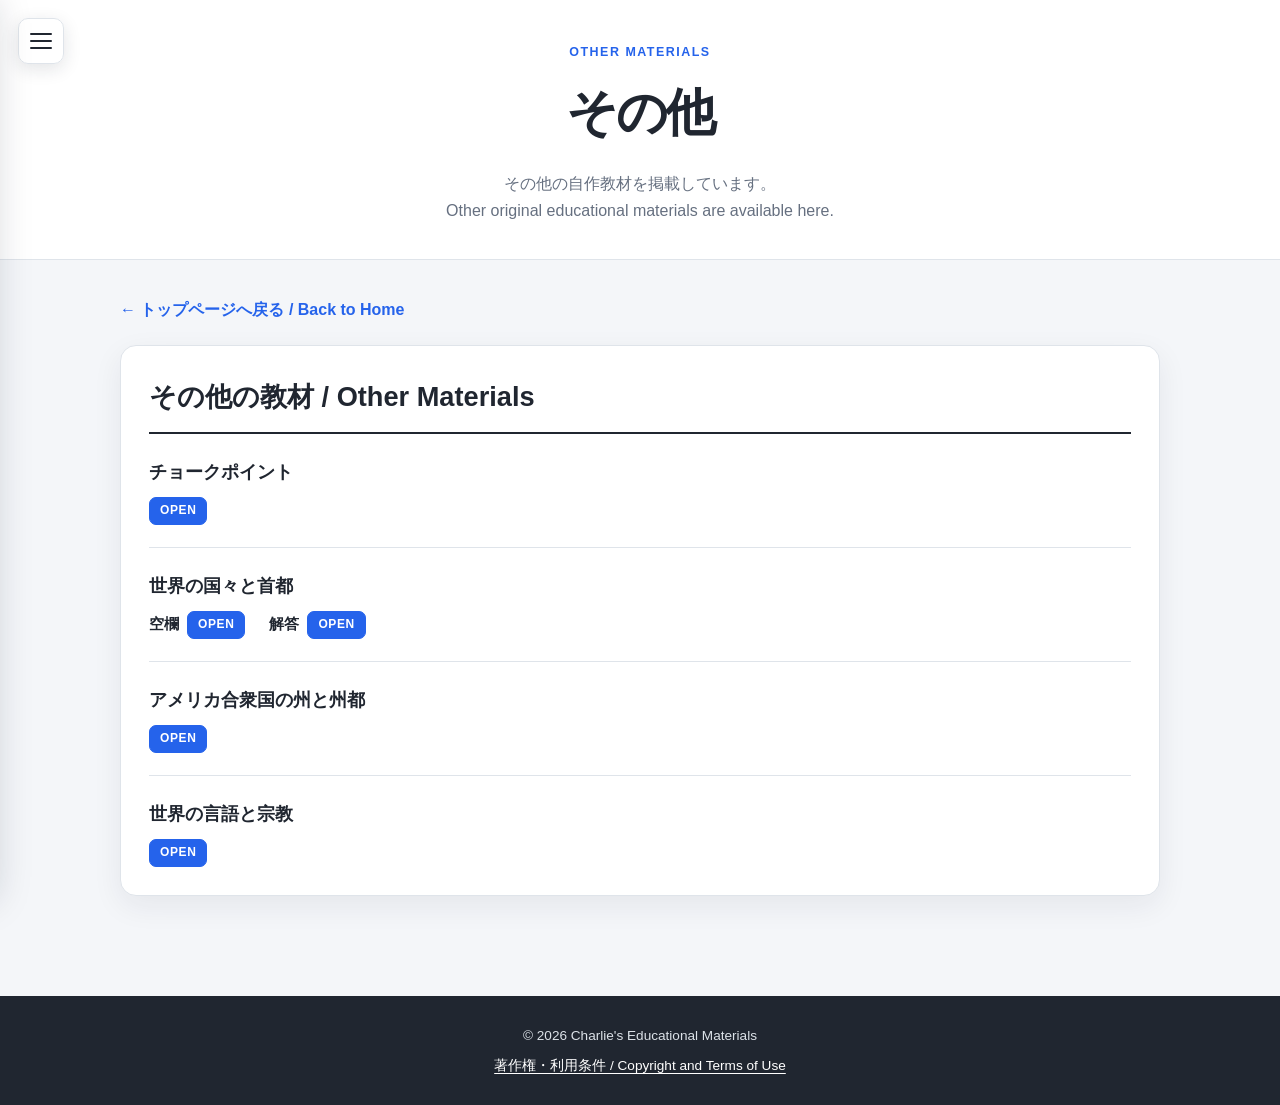
<file: other.html>
<!DOCTYPE html>
<html lang="ja">
<head>
  <meta charset="UTF-8">
  <meta name="viewport" content="width=device-width, initial-scale=1.0">

  <title>その他｜Charlie's Educational Materials</title>

  <link rel="stylesheet" href="style.css">
  <script src="menu.js" defer></script>
</head>

<body>
  <header class="site-header small">
    <p class="eyebrow">OTHER MATERIALS</p>

    <h1>その他</h1>

    <p class="lead">
      その他の自作教材を掲載しています。
      <br>
      <span lang="en">
        Other original educational materials are available here.
      </span>
    </p>
  </header>

  <main class="container">
    <a class="back-link" href="index.html">
      ← トップページへ戻る / Back to Home
    </a>

    <section class="page-section">
      <h2 class="subject-heading">
        その他の教材 / Other Materials
      </h2>

      <div class="resource-group">
        <h3>チョークポイント</h3>

        <ul class="pdf-entry-list">
          <li class="pdf-entry">
            <a
              class="pdf-link"
              href="pdf/other/global-chokepoints.pdf"
              target="_blank"
              rel="noopener"
            >
              OPEN
            </a>
          </li>
        </ul>
      </div>

      <div class="resource-group">
        <h3>世界の国々と首都</h3>

        <ul class="pdf-entry-list">
          <li class="pdf-entry">
            <span class="pdf-entry-label">空欄</span>

            <a
              class="pdf-link"
              href="pdf/other/countries-and-capitals-questions.pdf"
              target="_blank"
              rel="noopener"
            >
              OPEN
            </a>
          </li>

          <li class="pdf-entry">
            <span class="pdf-entry-label">解答</span>

            <a
              class="pdf-link"
              href="pdf/other/countries-and-capitals-answers.pdf"
              target="_blank"
              rel="noopener"
            >
              OPEN
            </a>
          </li>
        </ul>
      </div>

      <div class="resource-group">
        <h3>アメリカ合衆国の州と州都</h3>

        <ul class="pdf-entry-list">
          <li class="pdf-entry">
            <a
              class="pdf-link"
              href="pdf/other/us-states-and-capitals.pdf"
              target="_blank"
              rel="noopener"
            >
              OPEN
            </a>
          </li>
        </ul>
      </div>

      <div class="resource-group">
        <h3>世界の言語と宗教</h3>

        <ul class="pdf-entry-list">
          <li class="pdf-entry">
            <a
              class="pdf-link"
              href="pdf/other/world-languages-and-religions.pdf"
              target="_blank"
              rel="noopener"
            >
              OPEN
            </a>
          </li>
        </ul>
      </div>
    </section>
  </main>

  <footer>
    <p>© 2026 Charlie's Educational Materials</p>

    <p>
      <a href="terms.html">
        著作権・利用条件 / Copyright and Terms of Use
      </a>
    </p>
  </footer>
</body>
</html>
</file>
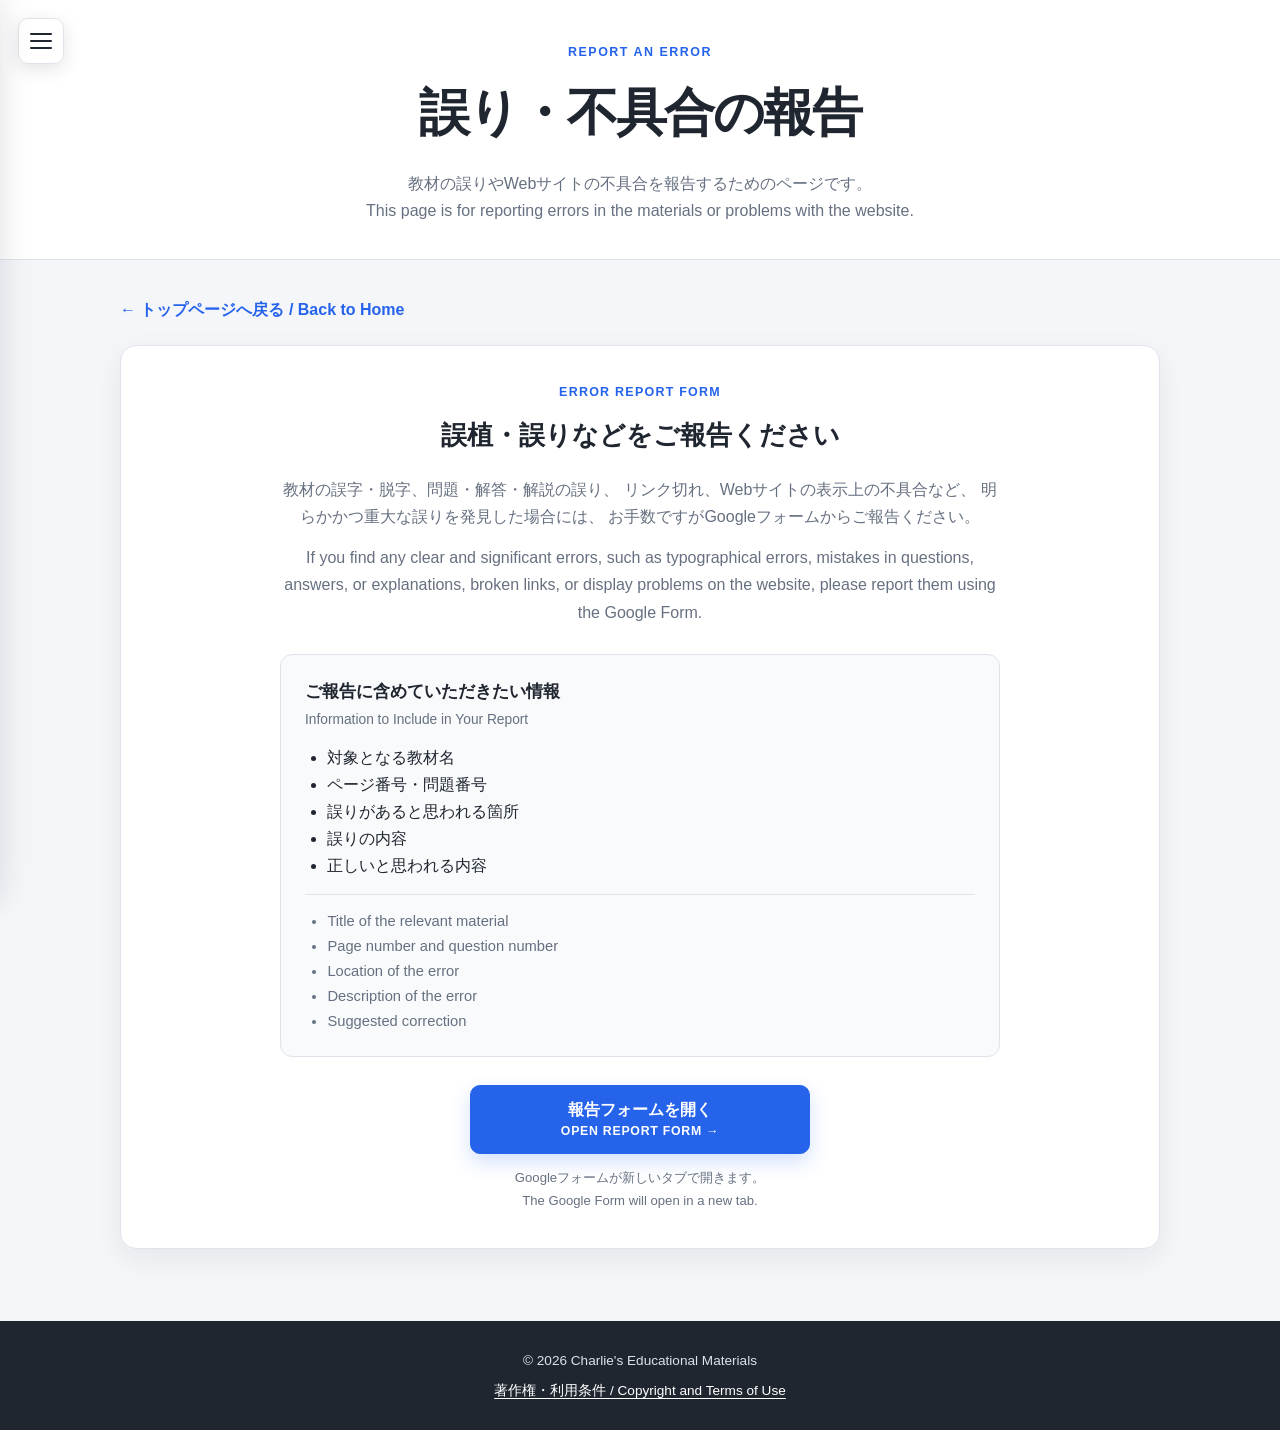
<file: report-error.html>
<!DOCTYPE html>
<html lang="ja">
<head>
  <meta charset="UTF-8">

  <meta
    name="viewport"
    content="width=device-width, initial-scale=1.0"
  >

  <title>
    誤り・不具合の報告｜Charlie's Educational Materials
  </title>

  <link rel="stylesheet" href="style.css">
  <script src="menu.js" defer></script>
</head>

<body>
  <header class="site-header small">
    <p class="eyebrow">REPORT AN ERROR</p>

    <h1>誤り・不具合の報告</h1>

    <p class="lead">
      教材の誤りやWebサイトの不具合を報告するためのページです。
      <br>

      <span lang="en">
        This page is for reporting errors in the materials
        or problems with the website.
      </span>
    </p>
  </header>

  <main class="container">
    <a class="back-link" href="index.html">
      ← トップページへ戻る / Back to Home
    </a>

    <section class="report-section">
      <p class="report-section-label">
        ERROR REPORT FORM
      </p>

      <h2>誤植・誤りなどをご報告ください</h2>

      <p>
        教材の誤字・脱字、問題・解答・解説の誤り、
        リンク切れ、Webサイトの表示上の不具合など、
        明らかかつ重大な誤りを発見した場合には、
        お手数ですがGoogleフォームからご報告ください。
      </p>

      <p lang="en">
        If you find any clear and significant errors, such as
        typographical errors, mistakes in questions, answers, or
        explanations, broken links, or display problems on the website,
        please report them using the Google Form.
      </p>

      <div class="report-guidance">
        <h3>ご報告に含めていただきたい情報</h3>

        <p lang="en">
          Information to Include in Your Report
        </p>

        <ul>
          <li>対象となる教材名</li>
          <li>ページ番号・問題番号</li>
          <li>誤りがあると思われる箇所</li>
          <li>誤りの内容</li>
          <li>正しいと思われる内容</li>
        </ul>

        <ul lang="en">
          <li>Title of the relevant material</li>
          <li>Page number and question number</li>
          <li>Location of the error</li>
          <li>Description of the error</li>
          <li>Suggested correction</li>
        </ul>
      </div>

      <a
        class="report-form-button"
        href="https://docs.google.com/forms/d/e/1FAIpQLSfJtetd91NfX0sw1dP5c3P8WTz5PFXRi6AaN68H62apZUU_UQ/viewform?usp=publish-editor"
        target="_blank"
        rel="noopener"
      >
        <span>報告フォームを開く</span>
        <span lang="en">OPEN REPORT FORM →</span>
      </a>

      <p class="external-link-note">
        Googleフォームが新しいタブで開きます。
        <br>

        <span lang="en">
          The Google Form will open in a new tab.
        </span>
      </p>
    </section>
  </main>

  <footer>
    <p>© 2026 Charlie's Educational Materials</p>

    <p>
      <a href="terms.html">
        著作権・利用条件 / Copyright and Terms of Use
      </a>
    </p>
  </footer>
</body>
</html>
</file>
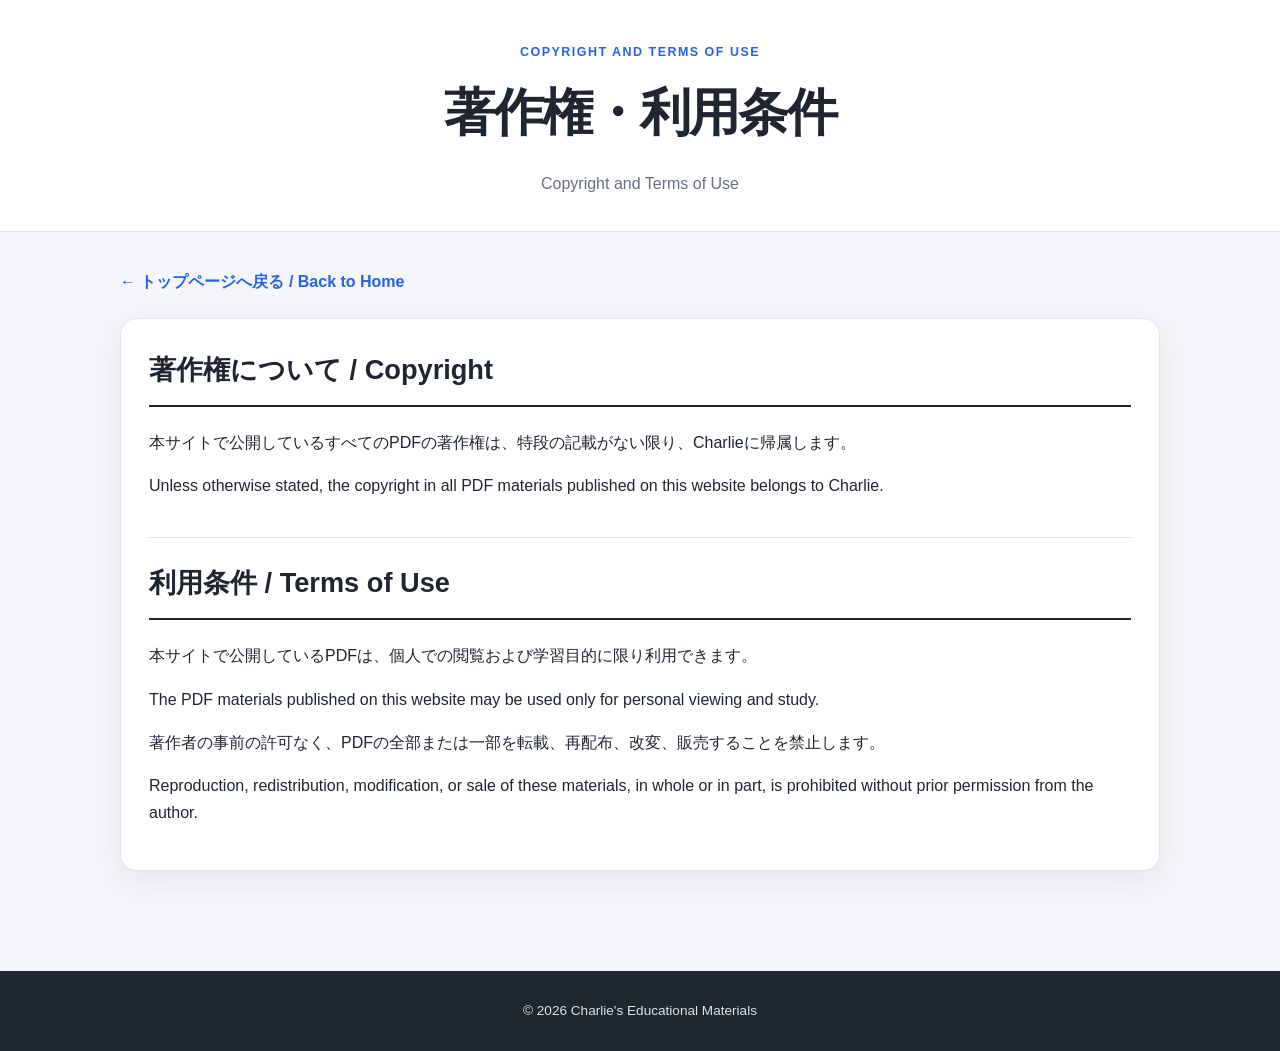
<file: terms.html>
<!DOCTYPE html>
<html lang="ja">
<head>
  <meta charset="UTF-8">
  <meta name="viewport" content="width=device-width, initial-scale=1.0">

  <title>著作権・利用条件｜Charlie's Educational Materials</title>

  <link rel="stylesheet" href="style.css">
</head>

<body>
  <header class="site-header small">
    <p class="eyebrow">COPYRIGHT AND TERMS OF USE</p>

    <h1>著作権・利用条件</h1>

    <p class="lead">
      Copyright and Terms of Use
    </p>
  </header>

  <main class="container">
    <a class="back-link" href="index.html">
      ← トップページへ戻る / Back to Home
    </a>

    <section class="page-section">
      <div class="resource-group">
        <h2 class="subject-heading">
          著作権について / Copyright
        </h2>

        <p>本サイトで公開しているすべてのPDFの著作権は、特段の記載がない限り、Charlieに帰属します。</p>

        <p lang="en">
          Unless otherwise stated, the copyright in all PDF materials published on this website belongs to Charlie.
        </p>
      </div>

      <div class="resource-group">
        <h2 class="subject-heading">
          利用条件 / Terms of Use
        </h2>

        <p>本サイトで公開しているPDFは、個人での閲覧および学習目的に限り利用できます。</p>

        <p lang="en">
          The PDF materials published on this website may be used only for personal viewing and study.
        </p>

        <p>著作者の事前の許可なく、PDFの全部または一部を転載、再配布、改変、販売することを禁止します。</p>

        <p lang="en">
          Reproduction, redistribution, modification, or sale of these materials, in whole or in part, is prohibited without prior permission from the author.
        </p>
      </div>
    </section>
  </main>

  <footer>
    <p>© 2026 Charlie's Educational Materials</p>
  </footer>
</body>
</html>
</file>
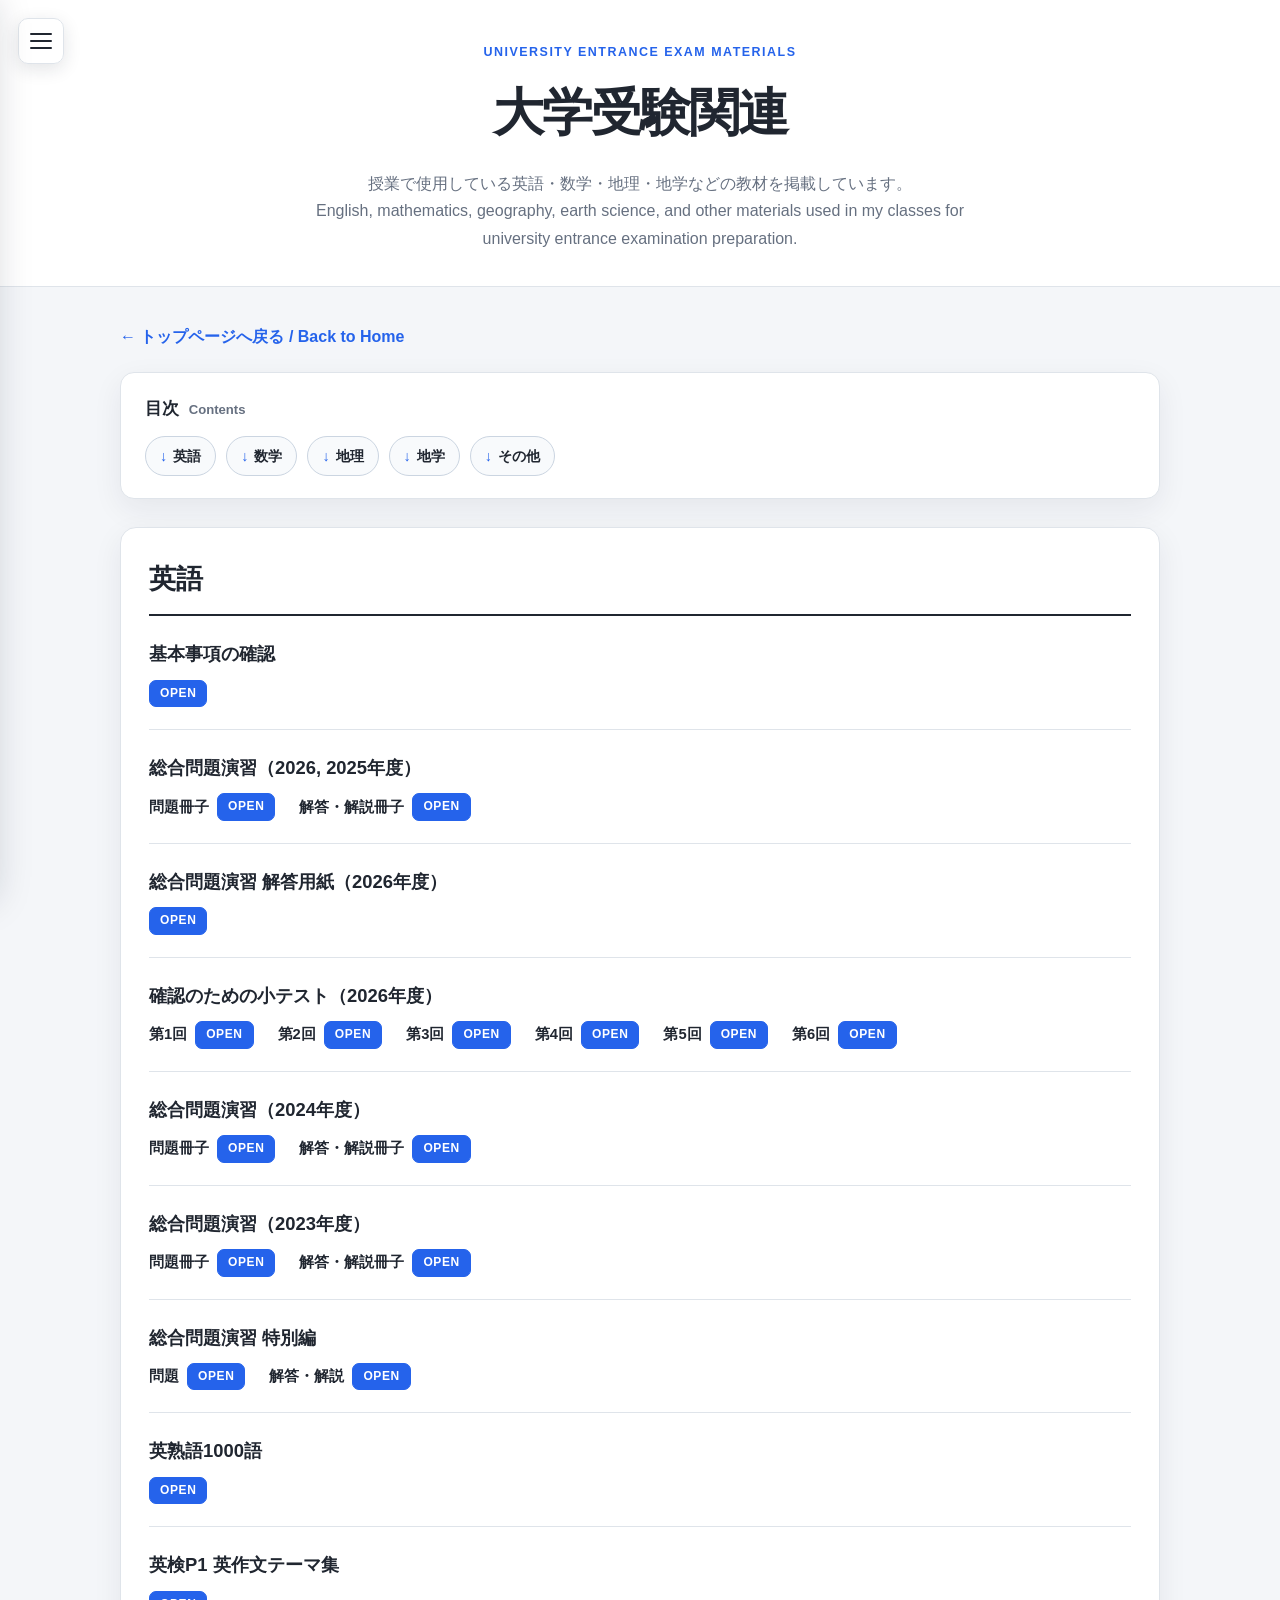
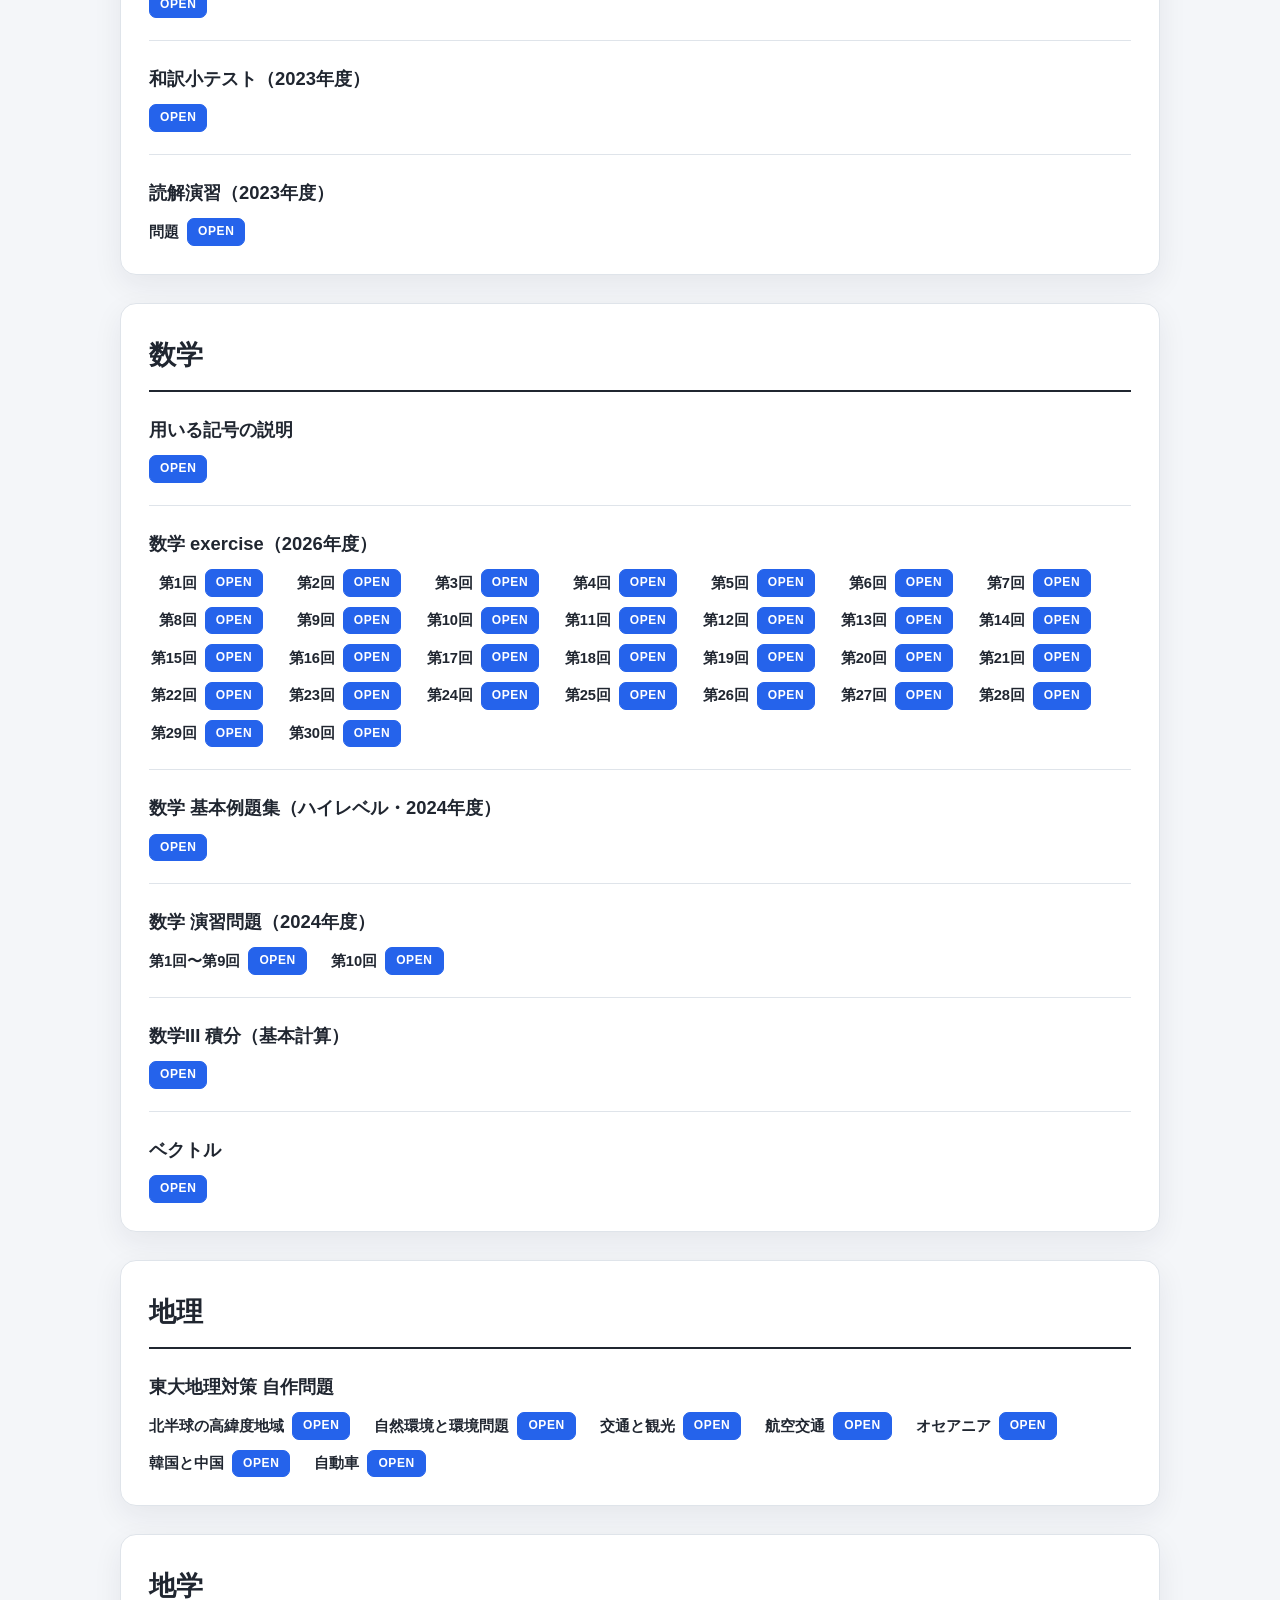
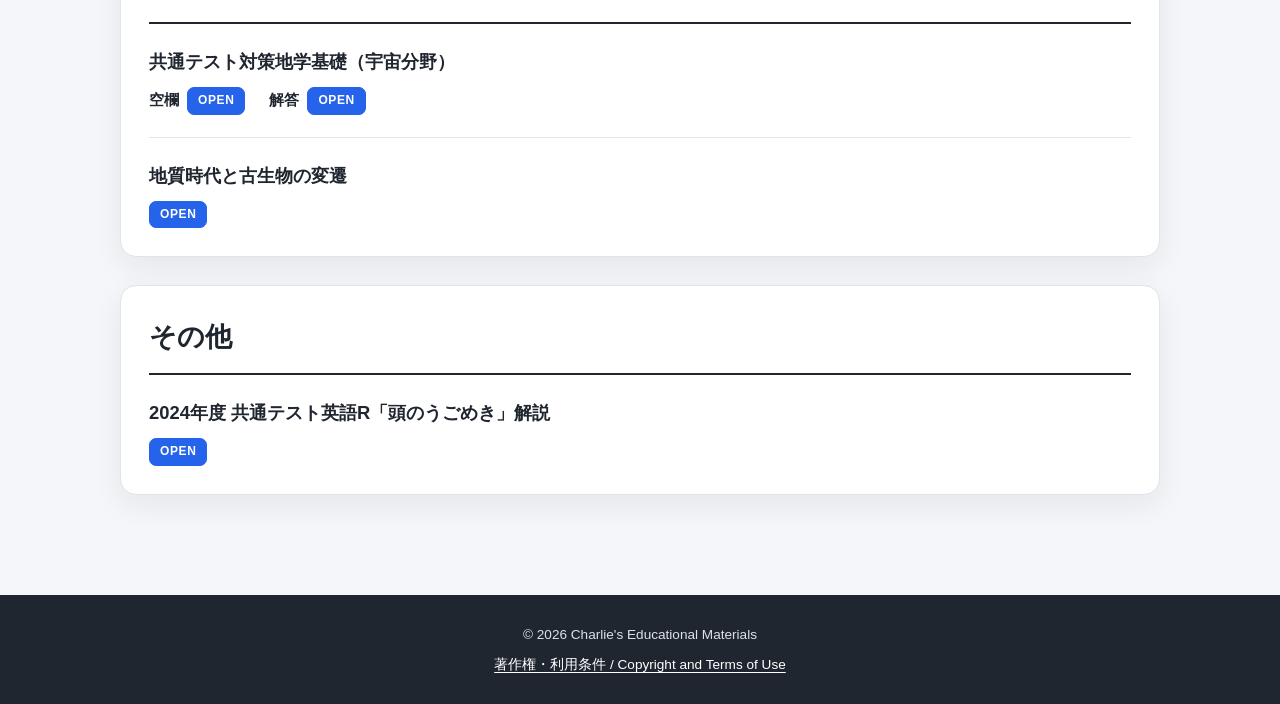
<file: university-entrance-exam.html>
<!DOCTYPE html>
<html lang="ja">
<head>
  <meta charset="UTF-8">
  <meta name="viewport" content="width=device-width, initial-scale=1.0">

  <title>大学受験関連｜Charlie's Educational Materials</title>

  <link rel="stylesheet" href="style.css">
  <script src="menu.js" defer></script>
</head>

<body>
  <header class="site-header small">
    <p class="eyebrow">UNIVERSITY ENTRANCE EXAM MATERIALS</p>

    <h1>大学受験関連</h1>

    <p class="lead">
      授業で使用している英語・数学・地理・地学などの教材を掲載しています。
      <br>
      <span lang="en">
        English, mathematics, geography, earth science, and other materials
        used in my classes for university entrance examination preparation.
      </span>
    </p>
  </header>

  <main class="container">
    <a class="back-link" href="index.html">
      ← トップページへ戻る / Back to Home
    </a>

    <nav class="page-toc" aria-label="ページ内目次">
      <h2 class="page-toc-heading">
        目次
        <span lang="en">Contents</span>
      </h2>

      <ul class="page-toc-list">
        <li>
          <a class="page-toc-link" href="#english">英語</a>
        </li>

        <li>
          <a class="page-toc-link" href="#mathematics">数学</a>
        </li>

        <li>
          <a class="page-toc-link" href="#geography">地理</a>
        </li>

        <li>
          <a class="page-toc-link" href="#earth-science">地学</a>
        </li>

        <li>
          <a class="page-toc-link" href="#other-subjects">その他</a>
        </li>
      </ul>
    </nav>

    <!-- 英語 -->
    <section id="english" class="page-section">
      <h2 class="subject-heading">英語</h2>

      <div class="resource-group">
        <h3>基本事項の確認</h3>

        <ul class="pdf-entry-list">
          <li class="pdf-entry">
            <a
              class="pdf-link"
              href="pdf/university-entrance-exam/english/english-fundamentals.pdf"
              target="_blank"
              rel="noopener"
            >
              OPEN
            </a>
          </li>
        </ul>
      </div>

      <div class="resource-group">
        <h3>総合問題演習（2026, 2025年度）</h3>

        <ul class="pdf-entry-list">
          <li class="pdf-entry">
            <span class="pdf-entry-label">問題冊子</span>

            <a
              class="pdf-link"
              href="pdf/university-entrance-exam/english/english-comprehensive-practice-2025-questions.pdf"
              target="_blank"
              rel="noopener"
            >
              OPEN
            </a>
          </li>

          <li class="pdf-entry">
            <span class="pdf-entry-label">解答・解説冊子</span>

            <a
              class="pdf-link"
              href="pdf/university-entrance-exam/english/english-comprehensive-practice-2025-solutions.pdf"
              target="_blank"
              rel="noopener"
            >
              OPEN
            </a>
          </li>
        </ul>
      </div>

      <div class="resource-group">
        <h3>総合問題演習 解答用紙（2026年度）</h3>

        <ul class="pdf-entry-list">
          <li class="pdf-entry">
            <a
              class="pdf-link"
              href="pdf/university-entrance-exam/english/english-comprehensive-practice-2026-answer-sheet.pdf"
              target="_blank"
              rel="noopener"
            >
              OPEN
            </a>
          </li>
        </ul>
      </div>

      <div class="resource-group">
        <h3>確認のための小テスト（2026年度）</h3>

        <ul class="pdf-entry-list">
          <li class="pdf-entry">
            <span class="pdf-entry-label">第1回</span>
            <a class="pdf-link" href="pdf/university-entrance-exam/english/english-review-quiz-2026-01.pdf" target="_blank" rel="noopener">OPEN</a>
          </li>

          <li class="pdf-entry">
            <span class="pdf-entry-label">第2回</span>
            <a class="pdf-link" href="pdf/university-entrance-exam/english/english-review-quiz-2026-02.pdf" target="_blank" rel="noopener">OPEN</a>
          </li>

          <li class="pdf-entry">
            <span class="pdf-entry-label">第3回</span>
            <a class="pdf-link" href="pdf/university-entrance-exam/english/english-review-quiz-2026-03.pdf" target="_blank" rel="noopener">OPEN</a>
          </li>

          <li class="pdf-entry">
            <span class="pdf-entry-label">第4回</span>
            <a class="pdf-link" href="pdf/university-entrance-exam/english/english-review-quiz-2026-04.pdf" target="_blank" rel="noopener">OPEN</a>
          </li>

          <li class="pdf-entry">
            <span class="pdf-entry-label">第5回</span>
            <a class="pdf-link" href="pdf/university-entrance-exam/english/english-review-quiz-2026-05.pdf" target="_blank" rel="noopener">OPEN</a>
          </li>

          <li class="pdf-entry">
            <span class="pdf-entry-label">第6回</span>
            <a class="pdf-link" href="pdf/university-entrance-exam/english/english-review-quiz-2026-06.pdf" target="_blank" rel="noopener">OPEN</a>
          </li>
        </ul>
      </div>

      <div class="resource-group">
        <h3>総合問題演習（2024年度）</h3>

        <ul class="pdf-entry-list">
          <li class="pdf-entry">
            <span class="pdf-entry-label">問題冊子</span>
            <a
              class="pdf-link"
              href="pdf/university-entrance-exam/english/english-comprehensive-practice-2024-questions.pdf"
              target="_blank"
              rel="noopener"
            >
              OPEN
            </a>
          </li>

          <li class="pdf-entry">
            <span class="pdf-entry-label">解答・解説冊子</span>
            <a
              class="pdf-link"
              href="pdf/university-entrance-exam/english/english-comprehensive-practice-2024-solutions.pdf"
              target="_blank"
              rel="noopener"
            >
              OPEN
            </a>
          </li>
        </ul>
      </div>

      <div class="resource-group">
        <h3>総合問題演習（2023年度）</h3>

        <ul class="pdf-entry-list">
          <li class="pdf-entry">
            <span class="pdf-entry-label">問題冊子</span>
            <a
              class="pdf-link"
              href="pdf/university-entrance-exam/english/english-comprehensive-practice-2023-questions.pdf"
              target="_blank"
              rel="noopener"
            >
              OPEN
            </a>
          </li>

          <li class="pdf-entry">
            <span class="pdf-entry-label">解答・解説冊子</span>
            <a
              class="pdf-link"
              href="pdf/university-entrance-exam/english/english-comprehensive-practice-2023-solutions.pdf"
              target="_blank"
              rel="noopener"
            >
              OPEN
            </a>
          </li>
        </ul>
      </div>

      <div class="resource-group">
        <h3>総合問題演習 特別編</h3>

        <ul class="pdf-entry-list">
          <li class="pdf-entry">
            <span class="pdf-entry-label">問題</span>
            <a
              class="pdf-link"
              href="pdf/university-entrance-exam/english/english-comprehensive-practice-special-01-questions.pdf"
              target="_blank"
              rel="noopener"
            >
              OPEN
            </a>
          </li>

          <li class="pdf-entry">
            <span class="pdf-entry-label">解答・解説</span>
            <a
              class="pdf-link"
              href="pdf/university-entrance-exam/english/english-comprehensive-practice-special-01-solutions.pdf"
              target="_blank"
              rel="noopener"
            >
              OPEN
            </a>
          </li>
        </ul>
      </div>

      <div class="resource-group">
        <h3>英熟語1000語</h3>

        <ul class="pdf-entry-list">
          <li class="pdf-entry">
            <a
              class="pdf-link"
              href="pdf/university-entrance-exam/english/english-idioms-1000.pdf"
              target="_blank"
              rel="noopener"
            >
              OPEN
            </a>
          </li>
        </ul>
      </div>

      <div class="resource-group">
        <h3>英検P1 英作文テーマ集</h3>

        <ul class="pdf-entry-list">
          <li class="pdf-entry">
            <a
              class="pdf-link"
              href="pdf/university-entrance-exam/english/eiken-p1-writing-topics.pdf"
              target="_blank"
              rel="noopener"
            >
              OPEN
            </a>
          </li>
        </ul>
      </div>

      <div class="resource-group">
        <h3>和訳小テスト（2023年度）</h3>

        <ul class="pdf-entry-list">
          <li class="pdf-entry">
            <a
              class="pdf-link"
              href="pdf/university-entrance-exam/english/english-translation-quiz-2023.pdf"
              target="_blank"
              rel="noopener"
            >
              OPEN
            </a>
          </li>
        </ul>
      </div>

      <div class="resource-group">
        <h3>読解演習（2023年度）</h3>

        <ul class="pdf-entry-list">
          <li class="pdf-entry">
            <span class="pdf-entry-label">問題</span>

            <a
              class="pdf-link"
              href="pdf/university-entrance-exam/english/english-reading-practice-2023-question.pdf"
              target="_blank"
              rel="noopener"
            >
              OPEN
            </a>
          </li>
        </ul>
      </div>
    </section>

    <!-- 数学 -->
    <section id="mathematics" class="page-section">
      <h2 class="subject-heading">数学</h2>

      <div class="resource-group">
        <h3>用いる記号の説明</h3>

        <ul class="pdf-entry-list">
          <li class="pdf-entry">
            <a
              class="pdf-link"
              href="pdf/university-entrance-exam/mathematics/symbols-and-notation-guide.pdf"
              target="_blank"
              rel="noopener"
            >
              OPEN
            </a>
          </li>
        </ul>
      </div>

      <div class="resource-group">
        <h3>数学 exercise（2026年度）</h3>

        <ul class="pdf-entry-list exercise-list">
          <li class="pdf-entry"><span class="pdf-entry-label">第1回</span><a class="pdf-link" href="pdf/university-entrance-exam/mathematics/mathematics-exercise-2026-01.pdf" target="_blank" rel="noopener">OPEN</a></li>
          <li class="pdf-entry"><span class="pdf-entry-label">第2回</span><a class="pdf-link" href="pdf/university-entrance-exam/mathematics/mathematics-exercise-2026-02.pdf" target="_blank" rel="noopener">OPEN</a></li>
          <li class="pdf-entry"><span class="pdf-entry-label">第3回</span><a class="pdf-link" href="pdf/university-entrance-exam/mathematics/mathematics-exercise-2026-03.pdf" target="_blank" rel="noopener">OPEN</a></li>
          <li class="pdf-entry"><span class="pdf-entry-label">第4回</span><a class="pdf-link" href="pdf/university-entrance-exam/mathematics/mathematics-exercise-2026-04.pdf" target="_blank" rel="noopener">OPEN</a></li>
          <li class="pdf-entry"><span class="pdf-entry-label">第5回</span><a class="pdf-link" href="pdf/university-entrance-exam/mathematics/mathematics-exercise-2026-05.pdf" target="_blank" rel="noopener">OPEN</a></li>
          <li class="pdf-entry"><span class="pdf-entry-label">第6回</span><a class="pdf-link" href="pdf/university-entrance-exam/mathematics/mathematics-exercise-2026-06.pdf" target="_blank" rel="noopener">OPEN</a></li>
          <li class="pdf-entry"><span class="pdf-entry-label">第7回</span><a class="pdf-link" href="pdf/university-entrance-exam/mathematics/mathematics-exercise-2026-07.pdf" target="_blank" rel="noopener">OPEN</a></li>
          <li class="pdf-entry"><span class="pdf-entry-label">第8回</span><a class="pdf-link" href="pdf/university-entrance-exam/mathematics/mathematics-exercise-2026-08.pdf" target="_blank" rel="noopener">OPEN</a></li>
          <li class="pdf-entry"><span class="pdf-entry-label">第9回</span><a class="pdf-link" href="pdf/university-entrance-exam/mathematics/mathematics-exercise-2026-09.pdf" target="_blank" rel="noopener">OPEN</a></li>
          <li class="pdf-entry"><span class="pdf-entry-label">第10回</span><a class="pdf-link" href="pdf/university-entrance-exam/mathematics/mathematics-exercise-2026-10.pdf" target="_blank" rel="noopener">OPEN</a></li>
          <li class="pdf-entry"><span class="pdf-entry-label">第11回</span><a class="pdf-link" href="pdf/university-entrance-exam/mathematics/mathematics-exercise-2026-11.pdf" target="_blank" rel="noopener">OPEN</a></li>
          <li class="pdf-entry"><span class="pdf-entry-label">第12回</span><a class="pdf-link" href="pdf/university-entrance-exam/mathematics/mathematics-exercise-2026-12.pdf" target="_blank" rel="noopener">OPEN</a></li>
          <li class="pdf-entry"><span class="pdf-entry-label">第13回</span><a class="pdf-link" href="pdf/university-entrance-exam/mathematics/mathematics-exercise-2026-13.pdf" target="_blank" rel="noopener">OPEN</a></li>
          <li class="pdf-entry"><span class="pdf-entry-label">第14回</span><a class="pdf-link" href="pdf/university-entrance-exam/mathematics/mathematics-exercise-2026-14.pdf" target="_blank" rel="noopener">OPEN</a></li>
          <li class="pdf-entry"><span class="pdf-entry-label">第15回</span><a class="pdf-link" href="pdf/university-entrance-exam/mathematics/mathematics-exercise-2026-15.pdf" target="_blank" rel="noopener">OPEN</a></li>
          <li class="pdf-entry"><span class="pdf-entry-label">第16回</span><a class="pdf-link" href="pdf/university-entrance-exam/mathematics/mathematics-exercise-2026-16.pdf" target="_blank" rel="noopener">OPEN</a></li>
          <li class="pdf-entry"><span class="pdf-entry-label">第17回</span><a class="pdf-link" href="pdf/university-entrance-exam/mathematics/mathematics-exercise-2026-17.pdf" target="_blank" rel="noopener">OPEN</a></li>
          <li class="pdf-entry"><span class="pdf-entry-label">第18回</span><a class="pdf-link" href="pdf/university-entrance-exam/mathematics/mathematics-exercise-2026-18.pdf" target="_blank" rel="noopener">OPEN</a></li>
          <li class="pdf-entry"><span class="pdf-entry-label">第19回</span><a class="pdf-link" href="pdf/university-entrance-exam/mathematics/mathematics-exercise-2026-19.pdf" target="_blank" rel="noopener">OPEN</a></li>
          <li class="pdf-entry"><span class="pdf-entry-label">第20回</span><a class="pdf-link" href="pdf/university-entrance-exam/mathematics/mathematics-exercise-2026-20.pdf" target="_blank" rel="noopener">OPEN</a></li>
          <li class="pdf-entry"><span class="pdf-entry-label">第21回</span><a class="pdf-link" href="pdf/university-entrance-exam/mathematics/mathematics-exercise-2026-21.pdf" target="_blank" rel="noopener">OPEN</a></li>
          <li class="pdf-entry"><span class="pdf-entry-label">第22回</span><a class="pdf-link" href="pdf/university-entrance-exam/mathematics/mathematics-exercise-2026-22.pdf" target="_blank" rel="noopener">OPEN</a></li>
          <li class="pdf-entry"><span class="pdf-entry-label">第23回</span><a class="pdf-link" href="pdf/university-entrance-exam/mathematics/mathematics-exercise-2026-23.pdf" target="_blank" rel="noopener">OPEN</a></li>
          <li class="pdf-entry"><span class="pdf-entry-label">第24回</span><a class="pdf-link" href="pdf/university-entrance-exam/mathematics/mathematics-exercise-2026-24.pdf" target="_blank" rel="noopener">OPEN</a></li>
          <li class="pdf-entry"><span class="pdf-entry-label">第25回</span><a class="pdf-link" href="pdf/university-entrance-exam/mathematics/mathematics-exercise-2026-25.pdf" target="_blank" rel="noopener">OPEN</a></li>
          <li class="pdf-entry"><span class="pdf-entry-label">第26回</span><a class="pdf-link" href="pdf/university-entrance-exam/mathematics/mathematics-exercise-2026-26.pdf" target="_blank" rel="noopener">OPEN</a></li>
          <li class="pdf-entry"><span class="pdf-entry-label">第27回</span><a class="pdf-link" href="pdf/university-entrance-exam/mathematics/mathematics-exercise-2026-27.pdf" target="_blank" rel="noopener">OPEN</a></li>
          <li class="pdf-entry"><span class="pdf-entry-label">第28回</span><a class="pdf-link" href="pdf/university-entrance-exam/mathematics/mathematics-exercise-2026-28.pdf" target="_blank" rel="noopener">OPEN</a></li>
          <li class="pdf-entry"><span class="pdf-entry-label">第29回</span><a class="pdf-link" href="pdf/university-entrance-exam/mathematics/mathematics-exercise-2026-29.pdf" target="_blank" rel="noopener">OPEN</a></li>
          <li class="pdf-entry"><span class="pdf-entry-label">第30回</span><a class="pdf-link" href="pdf/university-entrance-exam/mathematics/mathematics-exercise-2026-30.pdf" target="_blank" rel="noopener">OPEN</a></li>
        </ul>
      </div>

      <div class="resource-group">
        <h3>数学 基本例題集（ハイレベル・2024年度）</h3>

        <ul class="pdf-entry-list">
          <li class="pdf-entry">
            <a
              class="pdf-link"
              href="pdf/university-entrance-exam/mathematics/mathematics-basic-examples-high-level-2024.pdf"
              target="_blank"
              rel="noopener"
            >
              OPEN
            </a>
          </li>
        </ul>
      </div>

      <div class="resource-group">
        <h3>数学 演習問題（2024年度）</h3>

        <ul class="pdf-entry-list">
          <li class="pdf-entry">
            <span class="pdf-entry-label">第1回〜第9回</span>

            <a
              class="pdf-link"
              href="pdf/university-entrance-exam/mathematics/mathematics-practice-2024-01-09.pdf"
              target="_blank"
              rel="noopener"
            >
              OPEN
            </a>
          </li>

          <li class="pdf-entry">
            <span class="pdf-entry-label">第10回</span>

            <a
              class="pdf-link"
              href="pdf/university-entrance-exam/mathematics/mathematics-practice-2024-10.pdf"
              target="_blank"
              rel="noopener"
            >
              OPEN
            </a>
          </li>
        </ul>
      </div>

      <div class="resource-group">
        <h3>数学III 積分（基本計算）</h3>

        <ul class="pdf-entry-list">
          <li class="pdf-entry">
            <a
              class="pdf-link"
              href="pdf/university-entrance-exam/mathematics/math3-basic-integration.pdf"
              target="_blank"
              rel="noopener"
            >
              OPEN
            </a>
          </li>
        </ul>
      </div>

      <div class="resource-group">
        <h3>ベクトル</h3>

        <ul class="pdf-entry-list">
          <li class="pdf-entry">
            <a
              class="pdf-link"
              href="pdf/university-entrance-exam/mathematics/vector-textbook-2025.pdf"
              target="_blank"
              rel="noopener"
            >
              OPEN
            </a>
          </li>
        </ul>
      </div>
    </section>

    <!-- 地理 -->
    <section id="geography" class="page-section">
      <h2 class="subject-heading">地理</h2>

      <div class="resource-group">
        <h3>東大地理対策 自作問題</h3>

        <ul class="pdf-entry-list">
          <li class="pdf-entry">
            <span class="pdf-entry-label">北半球の高緯度地域</span>
            <a class="pdf-link" href="pdf/university-entrance-exam/geography/geography-high-latitude-regions-northern-hemisphere.pdf" target="_blank" rel="noopener">OPEN</a>
          </li>

          <li class="pdf-entry">
            <span class="pdf-entry-label">自然環境と環境問題</span>
            <a class="pdf-link" href="pdf/university-entrance-exam/geography/geography-natural-environment-and-environmental-issues.pdf" target="_blank" rel="noopener">OPEN</a>
          </li>

          <li class="pdf-entry">
            <span class="pdf-entry-label">交通と観光</span>
            <a class="pdf-link" href="pdf/university-entrance-exam/geography/geography-transportation-and-tourism.pdf" target="_blank" rel="noopener">OPEN</a>
          </li>

          <li class="pdf-entry">
            <span class="pdf-entry-label">航空交通</span>
            <a class="pdf-link" href="pdf/university-entrance-exam/geography/geography-air-transportation.pdf" target="_blank" rel="noopener">OPEN</a>
          </li>

          <li class="pdf-entry">
            <span class="pdf-entry-label">オセアニア</span>
            <a class="pdf-link" href="pdf/university-entrance-exam/geography/geography-oceania.pdf" target="_blank" rel="noopener">OPEN</a>
          </li>

          <li class="pdf-entry">
            <span class="pdf-entry-label">韓国と中国</span>
            <a class="pdf-link" href="pdf/university-entrance-exam/geography/geography-south-korea-and-china.pdf" target="_blank" rel="noopener">OPEN</a>
          </li>

          <li class="pdf-entry">
            <span class="pdf-entry-label">自動車</span>
            <a class="pdf-link" href="pdf/university-entrance-exam/geography/geography-automobiles.pdf" target="_blank" rel="noopener">OPEN</a>
          </li>
        </ul>
      </div>
    </section>

    <!-- 地学 -->
    <section id="earth-science" class="page-section">
      <h2 class="subject-heading">地学</h2>

      <div class="resource-group">
        <h3>共通テスト対策地学基礎（宇宙分野）</h3>

        <ul class="pdf-entry-list">
          <li class="pdf-entry">
            <span class="pdf-entry-label">空欄</span>
            <a
              class="pdf-link"
              href="pdf/university-entrance-exam/earth-science/earth-science-basics-common-test-space-questions.pdf"
              target="_blank"
              rel="noopener"
            >
              OPEN
            </a>
          </li>

          <li class="pdf-entry">
            <span class="pdf-entry-label">解答</span>
            <a
              class="pdf-link"
              href="pdf/university-entrance-exam/earth-science/earth-science-basics-common-test-space-answers.pdf"
              target="_blank"
              rel="noopener"
            >
              OPEN
            </a>
          </li>
        </ul>
      </div>

      <div class="resource-group">
        <h3>地質時代と古生物の変遷</h3>

        <ul class="pdf-entry-list">
          <li class="pdf-entry">
            <a
              class="pdf-link"
              href="pdf/university-entrance-exam/earth-science/earth-science-geologic-time-and-evolution-of-life.pdf"
              target="_blank"
              rel="noopener"
            >
              OPEN
            </a>
          </li>
        </ul>
      </div>
    </section>

    <!-- その他 -->
    <section id="other-subjects" class="page-section">
      <h2 class="subject-heading">その他</h2>

      <div class="resource-group">
        <h3>2024年度 共通テスト英語R「頭のうごめき」解説</h3>

        <ul class="pdf-entry-list">
          <li class="pdf-entry">
            <a
              class="pdf-link"
              href="pdf/university-entrance-exam/other/common-test-english-reading-2024-commentary.pdf"
              target="_blank"
              rel="noopener"
            >
              OPEN
            </a>
          </li>
        </ul>
      </div>
    </section>
  </main>

  <footer>
    <p>© 2026 Charlie's Educational Materials</p>

    <p>
      <a href="terms.html">
        著作権・利用条件 / Copyright and Terms of Use
      </a>
    </p>
  </footer>
</body>
</html>
</file>
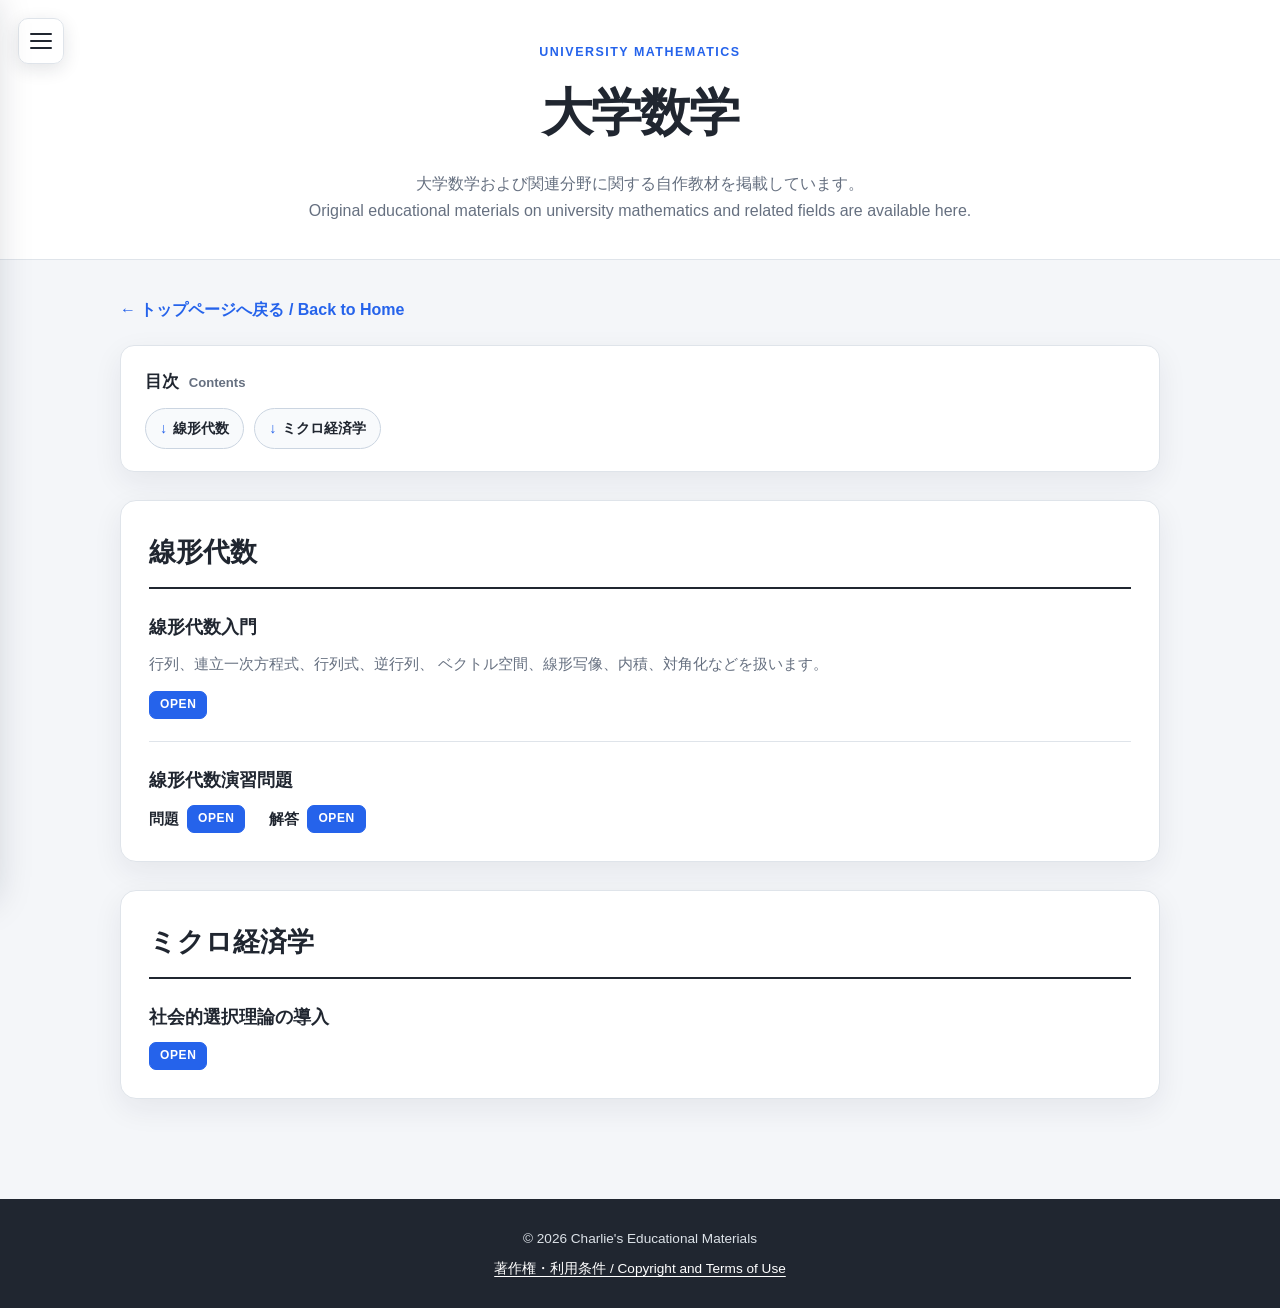
<file: university-math.html>
<!DOCTYPE html>
<html lang="ja">
<head>
  <meta charset="UTF-8">
  <meta name="viewport" content="width=device-width, initial-scale=1.0">

  <title>大学数学｜Charlie's Educational Materials</title>

  <link rel="stylesheet" href="style.css">
  <script src="menu.js" defer></script>
</head>

<body>
  <header class="site-header small">
    <p class="eyebrow">UNIVERSITY MATHEMATICS</p>

    <h1>大学数学</h1>

    <p class="lead">
      大学数学および関連分野に関する自作教材を掲載しています。
      <br>
      <span lang="en">
        Original educational materials on university mathematics
        and related fields are available here.
      </span>
    </p>
  </header>

  <main class="container">
    <a class="back-link" href="index.html">
      ← トップページへ戻る / Back to Home
    </a>

    <nav class="page-toc" aria-label="ページ内目次">
      <h2 class="page-toc-heading">
        目次
        <span lang="en">Contents</span>
      </h2>

      <ul class="page-toc-list">
        <li>
          <a class="page-toc-link" href="#linear-algebra">
            線形代数
          </a>
        </li>

        <li>
          <a class="page-toc-link" href="#microeconomics">
            ミクロ経済学
          </a>
        </li>
      </ul>
    </nav>

    <!-- 線形代数 -->
    <section id="linear-algebra" class="page-section">
      <h2 class="subject-heading">線形代数</h2>

      <div class="resource-group">
        <h3>線形代数入門</h3>

        <p class="resource-description">
          行列、連立一次方程式、行列式、逆行列、
          ベクトル空間、線形写像、内積、対角化などを扱います。
        </p>

        <ul class="pdf-entry-list">
          <li class="pdf-entry">
            <a
              class="pdf-link"
              href="pdf/university-math/linear-algebra/linear-algebra-introduction.pdf"
              target="_blank"
              rel="noopener"
            >
              OPEN
            </a>
          </li>
        </ul>
      </div>

      <div class="resource-group">
        <h3>線形代数演習問題</h3>

        <ul class="pdf-entry-list">
          <li class="pdf-entry">
            <span class="pdf-entry-label">問題</span>

            <a
              class="pdf-link"
              href="pdf/university-math/linear-algebra/linear-algebra-exercises.pdf"
              target="_blank"
              rel="noopener"
            >
              OPEN
            </a>
          </li>

          <li class="pdf-entry">
            <span class="pdf-entry-label">解答</span>

            <a
              class="pdf-link"
              href="pdf/university-math/linear-algebra/linear-algebra-exercises-answers.pdf"
              target="_blank"
              rel="noopener"
            >
              OPEN
            </a>
          </li>
        </ul>
      </div>
    </section>

    <!-- ミクロ経済学 -->
    <section id="microeconomics" class="page-section">
      <h2 class="subject-heading">ミクロ経済学</h2>

      <div class="resource-group">
        <h3>社会的選択理論の導入</h3>

        <ul class="pdf-entry-list">
          <li class="pdf-entry">
            <a
              class="pdf-link"
              href="pdf/university-math/microeconomics/introduction-to-social-choice-theory.pdf"
              target="_blank"
              rel="noopener"
            >
              OPEN
            </a>
          </li>
        </ul>
      </div>
    </section>
  </main>

  <footer>
    <p>© 2026 Charlie's Educational Materials</p>

    <p>
      <a href="terms.html">
        著作権・利用条件 / Copyright and Terms of Use
      </a>
    </p>
  </footer>
</body>
</html>
</file>
<file: style.css>
:root {
  --background: #f4f6f9;
  --surface: #ffffff;
  --surface-soft: #f8fafc;
  --text: #202630;
  --muted: #667080;
  --border: #dfe4ea;
  --accent: #2563eb;
  --accent-dark: #1d4ed8;
  --overlay: rgba(15, 23, 42, 0.48);
  --shadow: 0 10px 30px rgba(25, 35, 50, 0.07);
}

* {
  box-sizing: border-box;
}

html {
  scroll-behavior: smooth;
  scroll-padding-top: 24px;
}

body {
  margin: 0;
  background: var(--background);
  color: var(--text);
  font-family:
    -apple-system,
    BlinkMacSystemFont,
    "Segoe UI",
    "Hiragino Kaku Gothic ProN",
    "Yu Gothic",
    Meiryo,
    sans-serif;
  line-height: 1.7;
}

body.menu-open {
  overflow: hidden;
}

a {
  color: inherit;
}

.container {
  width: min(1040px, calc(100% - 32px));
  margin: 0 auto;
}

/* 三本線メニューボタン */

.menu-button {
  position: fixed;
  top: 18px;
  left: 18px;
  z-index: 1001;
  display: flex;
  flex-direction: column;
  justify-content: center;
  gap: 5px;
  width: 46px;
  height: 46px;
  padding: 0 11px;
  border: 1px solid var(--border);
  border-radius: 10px;
  background: rgba(255, 255, 255, 0.96);
  box-shadow: 0 5px 18px rgba(25, 35, 50, 0.12);
  cursor: pointer;
}

.menu-button:hover {
  border-color: var(--accent);
}

.menu-button-line {
  display: block;
  width: 100%;
  height: 2px;
  border-radius: 999px;
  background: var(--text);
}

/* サイドメニュー */

.side-menu {
  position: fixed;
  top: 0;
  left: 0;
  z-index: 1003;
  width: min(360px, 88vw);
  height: 100vh;
  padding: 28px 24px 40px;
  overflow-y: auto;
  background: var(--surface);
  box-shadow: 12px 0 36px rgba(15, 23, 42, 0.18);
  transform: translateX(-105%);
  transition: transform 0.22s ease;
}

.side-menu.is-open {
  transform: translateX(0);
}

.menu-overlay {
  position: fixed;
  inset: 0;
  z-index: 1002;
  visibility: hidden;
  background: var(--overlay);
  opacity: 0;
  transition:
    opacity 0.22s ease,
    visibility 0.22s ease;
}

.menu-overlay.is-open {
  visibility: visible;
  opacity: 1;
}

.side-menu-header {
  display: flex;
  align-items: flex-start;
  justify-content: space-between;
  gap: 16px;
  padding-bottom: 20px;
  border-bottom: 1px solid var(--border);
}

.side-menu-title {
  margin: 0;
  font-size: 1.1rem;
  line-height: 1.4;
}

.side-menu-subtitle {
  margin: 4px 0 0;
  color: var(--muted);
  font-size: 0.78rem;
  font-weight: 700;
  letter-spacing: 0.08em;
}

.menu-close-button {
  flex: 0 0 auto;
  width: 38px;
  height: 38px;
  padding: 0;
  border: 1px solid var(--border);
  border-radius: 8px;
  background: var(--surface-soft);
  color: var(--text);
  font-size: 1.5rem;
  line-height: 1;
  cursor: pointer;
}

.menu-close-button:hover {
  border-color: var(--accent);
  color: var(--accent);
}

.side-menu-nav {
  padding-top: 18px;
}

.menu-list,
.menu-sublist {
  margin: 0;
  padding: 0;
  list-style: none;
}

.menu-list {
  display: flex;
  flex-direction: column;
  gap: 5px;
}

.menu-link {
  display: block;
  padding: 11px 12px;
  border-radius: 8px;
  text-decoration: none;
}

.menu-link:hover {
  background: #eff6ff;
  color: var(--accent-dark);
}

.menu-link-ja {
  display: block;
  font-weight: 800;
}

.menu-link-en {
  display: block;
  margin-top: 1px;
  color: var(--muted);
  font-size: 0.78rem;
}

.menu-section-label {
  margin: 18px 0 6px;
  padding: 0 12px;
  color: var(--muted);
  font-size: 0.74rem;
  font-weight: 800;
  letter-spacing: 0.1em;
}

.menu-sublist {
  margin-left: 12px;
  padding-left: 12px;
  border-left: 2px solid var(--border);
}

/* ページ上部へ戻るボタン */

.back-to-top {
  position: fixed;
  right: 22px;
  bottom: 22px;
  z-index: 900;
  display: inline-flex;
  align-items: center;
  justify-content: center;
  gap: 5px;
  min-width: 72px;
  height: 42px;
  padding: 0 14px;
  border: 1px solid var(--accent);
  border-radius: 999px;
  background: rgba(37, 99, 235, 0.95);
  color: #ffffff;
  font-size: 0.75rem;
  font-weight: 800;
  letter-spacing: 0.05em;
  box-shadow: 0 7px 20px rgba(37, 99, 235, 0.24);
  cursor: pointer;
  visibility: hidden;
  opacity: 0;
  transform: translateY(12px);
  transition:
    opacity 0.18s ease,
    visibility 0.18s ease,
    transform 0.18s ease,
    background 0.18s ease;
}

.back-to-top.is-visible {
  visibility: visible;
  opacity: 1;
  transform: translateY(0);
}

.back-to-top:hover {
  background: var(--accent-dark);
}

/* ヘッダー */

.site-header {
  padding: 64px 20px 50px;
  background: var(--surface);
  border-bottom: 1px solid var(--border);
  text-align: center;
}

.site-header.small {
  padding: 42px 20px 34px;
}

.eyebrow {
  margin: 0 0 6px;
  color: var(--accent);
  font-size: 0.78rem;
  font-weight: 800;
  letter-spacing: 0.12em;
}

.site-header h1 {
  margin: 0;
  font-size: clamp(2rem, 5vw, 3.2rem);
  letter-spacing: -0.04em;
}

.lead {
  max-width: 720px;
  margin: 14px auto 0;
  color: var(--muted);
}

/* 本文 */

main {
  padding: 36px 0 72px;
}

.back-link {
  display: inline-block;
  margin-bottom: 22px;
  color: var(--accent);
  font-weight: 700;
  text-decoration: none;
}

.back-link:hover {
  text-decoration: underline;
  text-underline-offset: 3px;
}

/* What's New */

.whats-new {
  margin: 0 0 32px;
  padding: 28px;
  border: 1px solid var(--border);
  border-radius: 16px;
  background: var(--surface);
  box-shadow: var(--shadow);
}

.whats-new-heading {
  margin-bottom: 16px;
}

.whats-new-heading h2 {
  display: inline-block;
  margin: 0;
  padding: 7px 16px;
  border: 1px solid var(--accent);
  border-radius: 10px;
  background: #eff6ff;
  color: var(--accent-dark);
  font-size: 1.1rem;
  font-weight: 800;
  line-height: 1.4;
}

/* What's New 内部スクロール */

.news-scroll {
  max-height: 190px;
  overflow-y: auto;
  padding-right: 10px;
  scrollbar-width: thin;
  scrollbar-color: #cbd5e1 transparent;
}

.news-scroll::-webkit-scrollbar {
  width: 7px;
}

.news-scroll::-webkit-scrollbar-track {
  background: transparent;
}

.news-scroll::-webkit-scrollbar-thumb {
  border-radius: 999px;
  background: #cbd5e1;
}

.news-scroll::-webkit-scrollbar-thumb:hover {
  background: #94a3b8;
}

.news-list {
  margin: 0;
  padding: 0;
  list-style: none;
}

.news-item {
  display: grid;
  grid-template-columns: 110px 1fr;
  gap: 20px;
  min-height: 88px;
  padding: 16px 0;
  border-top: 1px solid var(--border);
}

.news-item time {
  color: var(--muted);
  font-size: 0.9rem;
  font-weight: 700;
}

.news-content p {
  margin: 0;
}

.news-content p[lang="en"] {
  margin-top: 3px;
  color: var(--muted);
  font-size: 0.92rem;
}

.news-link {
  display: block;
  color: var(--text);
  text-decoration: none;
}

.news-link:hover {
  color: var(--accent-dark);
  text-decoration: underline;
  text-underline-offset: 3px;
}

.news-inline-link {
  color: var(--accent);
  font-weight: 700;
  text-decoration: none;
}

.news-inline-link:hover {
  color: var(--accent-dark);
  text-decoration: underline;
  text-underline-offset: 3px;
}

/* トップページの大分類 */

.category-grid {
  display: grid;
  grid-template-columns: repeat(3, 1fr);
  gap: 20px;
}

.category-card {
  display: flex;
  min-height: 230px;
  padding: 28px;
  border: 1px solid var(--border);
  border-radius: 16px;
  background: var(--surface);
  box-shadow: var(--shadow);
  text-decoration: none;
  transition:
    transform 0.18s ease,
    border-color 0.18s ease,
    box-shadow 0.18s ease;
}

.category-card:hover {
  transform: translateY(-4px);
  border-color: #b9c7da;
  box-shadow: 0 16px 38px rgba(25, 35, 50, 0.11);
}

.category-card-content {
  display: flex;
  flex-direction: column;
  width: 100%;
}

.category-number {
  color: var(--accent);
  font-size: 0.8rem;
  font-weight: 800;
  letter-spacing: 0.08em;
}

.category-card h2 {
  margin: 16px 0 8px;
  font-size: 1.55rem;
}

.category-card p {
  margin: 0;
  color: var(--muted);
}

.category-arrow {
  margin-top: auto;
  padding-top: 28px;
  color: var(--accent);
  font-weight: 800;
}

/* ページ内目次 */

.page-toc {
  margin-bottom: 28px;
  padding: 22px 24px;
  border: 1px solid var(--border);
  border-radius: 14px;
  background: var(--surface);
  box-shadow: var(--shadow);
}

.page-toc-heading {
  margin: 0 0 12px;
  font-size: 1.05rem;
}

.page-toc-heading span[lang="en"] {
  margin-left: 5px;
  color: var(--muted);
  font-size: 0.82rem;
  font-weight: 600;
}

.page-toc-list {
  display: flex;
  flex-wrap: wrap;
  gap: 10px;
  margin: 0;
  padding: 0;
  list-style: none;
}

.page-toc-link {
  display: inline-flex;
  align-items: center;
  gap: 6px;
  padding: 7px 14px;
  border: 1px solid #cbd5e1;
  border-radius: 999px;
  background: var(--surface-soft);
  color: var(--text);
  font-size: 0.9rem;
  font-weight: 700;
  text-decoration: none;
  transition:
    border-color 0.16s ease,
    background 0.16s ease,
    color 0.16s ease;
}

.page-toc-link::before {
  content: "↓";
  color: var(--accent);
  font-weight: 800;
}

.page-toc-link:hover {
  border-color: var(--accent);
  background: #eff6ff;
  color: var(--accent-dark);
}

/* 分類ページ */

.page-section {
  margin-bottom: 28px;
  padding: 28px;
  border: 1px solid var(--border);
  border-radius: 16px;
  background: var(--surface);
  box-shadow: var(--shadow);
  scroll-margin-top: 24px;
}

.subject-heading {
  margin: 0 0 22px;
  padding-bottom: 12px;
  border-bottom: 2px solid var(--text);
  font-size: 1.7rem;
}

.resource-group {
  padding: 22px 0;
  border-bottom: 1px solid var(--border);
}

.resource-group:first-of-type {
  padding-top: 0;
}

.resource-group:last-child {
  padding-bottom: 0;
  border-bottom: 0;
}

.resource-group h3 {
  margin: 0 0 10px;
  font-size: 1.15rem;
}

.resource-description {
  margin: 0 0 14px;
  color: var(--muted);
  font-size: 0.92rem;
}

/* PDFリンク */

.pdf-entry-list {
  display: flex;
  flex-wrap: wrap;
  align-items: center;
  gap: 10px 24px;
  margin: 0;
  padding: 0;
  list-style: none;
}

.pdf-entry {
  display: inline-flex;
  align-items: center;
  gap: 8px;
}

.pdf-entry-label {
  color: var(--text);
  font-size: 0.92rem;
  font-weight: 700;
  white-space: nowrap;
}

.pdf-link {
  display: inline-flex;
  align-items: center;
  justify-content: center;
  min-width: 54px;
  padding: 5px 10px;
  border: 1px solid var(--accent);
  border-radius: 7px;
  background: var(--accent);
  color: #ffffff;
  font-size: 0.75rem;
  font-weight: 800;
  line-height: 1.3;
  letter-spacing: 0.05em;
  text-decoration: none;
  transition:
    background 0.16s ease,
    border-color 0.16s ease,
    transform 0.16s ease;
}

.pdf-link:hover {
  background: var(--accent-dark);
  border-color: var(--accent-dark);
  transform: translateY(-1px);
}

/* 数学 exercise 専用の整列 */
.exercise-list .pdf-entry {
  display: grid;
  grid-template-columns: 48px 58px;
  align-items: center;
  column-gap: 8px;
}

.exercise-list .pdf-entry-label {
  width: 48px;
  text-align: right;
}

.exercise-list .pdf-link {
  width: 58px;
  min-width: 58px;
  box-sizing: border-box;
}

.password-note {
  margin: 10px 0 0;
  color: #8a5a00;
  font-size: 0.86rem;
  font-weight: 700;
}

/* 記事一覧 */

.article-grid {
  display: grid;
  grid-template-columns: repeat(2, 1fr);
  gap: 20px;
}

.article-card {
  display: flex;
  flex-direction: column;
  min-height: 220px;
  padding: 26px;
  border: 1px solid var(--border);
  border-radius: 16px;
  background: var(--surface);
  box-shadow: var(--shadow);
  text-decoration: none;
  transition:
    transform 0.18s ease,
    border-color 0.18s ease;
}

.article-card:hover {
  transform: translateY(-3px);
  border-color: #b9c7da;
}

.article-category {
  margin: 0 0 10px;
  color: var(--accent);
  font-size: 0.78rem;
  font-weight: 800;
  letter-spacing: 0.08em;
}

.article-card h2 {
  margin: 0 0 10px;
  font-size: 1.4rem;
}

.article-card-description {
  margin: 0;
  color: var(--muted);
}

.article-card-status {
  margin-top: auto;
  padding-top: 22px;
  color: var(--accent);
  font-size: 0.86rem;
  font-weight: 800;
}

/* 記事本文 */

.article-container {
  width: min(800px, calc(100% - 32px));
  margin: 0 auto;
}

.article-main {
  padding: 36px 0 72px;
}

.article {
  padding: 38px;
  border: 1px solid var(--border);
  border-radius: 16px;
  background: var(--surface);
  box-shadow: var(--shadow);
}

.article-header {
  margin-bottom: 32px;
  padding-bottom: 24px;
  border-bottom: 1px solid var(--border);
}

.article-label {
  margin: 0 0 8px;
  color: var(--accent);
  font-size: 0.8rem;
  font-weight: 800;
  letter-spacing: 0.08em;
}

.article-header h1 {
  margin: 0;
  font-size: clamp(1.8rem, 5vw, 2.7rem);
  line-height: 1.35;
}

.article-meta {
  margin: 12px 0 0;
  color: var(--muted);
  font-size: 0.88rem;
}

.article-section {
  margin-top: 34px;
}

.article-section:first-of-type {
  margin-top: 0;
}

.article-section h2 {
  margin: 0 0 14px;
  padding-left: 12px;
  border-left: 4px solid var(--accent);
  font-size: 1.4rem;
}

.article-section h3 {
  margin: 24px 0 10px;
  font-size: 1.15rem;
}

.article-section p {
  margin: 0 0 16px;
}

.article-section ul,
.article-section ol {
  padding-left: 1.5rem;
}

.article-note {
  margin: 24px 0;
  padding: 18px 20px;
  border-left: 4px solid var(--accent);
  border-radius: 0 10px 10px 0;
  background: #eff6ff;
}

.placeholder-text {
  color: var(--muted);
  font-style: italic;
}

/* 誤り・不具合報告ページ */

.report-section {
  padding: 36px;
  border: 1px solid var(--border);
  border-radius: 16px;
  background: var(--surface);
  box-shadow: var(--shadow);
  text-align: center;
}

.report-section-label {
  margin: 0 0 10px;
  color: var(--accent);
  font-size: 0.78rem;
  font-weight: 800;
  letter-spacing: 0.1em;
}

.report-section h2 {
  margin: 0 0 18px;
  font-size: 1.65rem;
}

.report-section > p:not(.report-section-label):not(.external-link-note) {
  max-width: 720px;
  margin: 0 auto 14px;
  color: var(--muted);
}

.report-guidance {
  max-width: 720px;
  margin: 28px auto;
  padding: 22px 24px;
  border: 1px solid var(--border);
  border-radius: 12px;
  background: var(--surface-soft);
  text-align: left;
}

.report-guidance h3 {
  margin: 0;
  font-size: 1.08rem;
}

.report-guidance > p {
  margin: 2px 0 12px;
  color: var(--muted);
  font-size: 0.86rem;
}

.report-guidance ul {
  margin: 10px 0 0;
  padding-left: 1.4rem;
}

.report-guidance ul[lang="en"] {
  margin-top: 14px;
  padding-top: 14px;
  border-top: 1px solid var(--border);
  color: var(--muted);
  font-size: 0.92rem;
}

.report-form-button {
  display: inline-flex;
  flex-direction: column;
  align-items: center;
  justify-content: center;
  min-width: min(340px, 100%);
  padding: 13px 24px;
  border: 1px solid var(--accent);
  border-radius: 10px;
  background: var(--accent);
  color: #ffffff;
  font-weight: 800;
  line-height: 1.4;
  text-decoration: none;
  box-shadow: 0 8px 20px rgba(37, 99, 235, 0.2);
  transition:
    background 0.16s ease,
    border-color 0.16s ease,
    transform 0.16s ease,
    box-shadow 0.16s ease;
}

.report-form-button:hover {
  transform: translateY(-2px);
  border-color: var(--accent-dark);
  background: var(--accent-dark);
  box-shadow: 0 11px 24px rgba(37, 99, 235, 0.26);
}

.report-form-button span[lang="en"] {
  margin-top: 2px;
  font-size: 0.77rem;
  letter-spacing: 0.06em;
}

.external-link-note {
  margin: 13px 0 0;
  color: var(--muted);
  font-size: 0.82rem;
}

/* 空の分類 */

.empty-state {
  padding: 36px;
  border: 1px dashed #b9c2ce;
  border-radius: 12px;
  background: var(--surface-soft);
  color: var(--muted);
  text-align: center;
}

/* フッター */

footer {
  padding: 28px 20px;
  background: var(--text);
  color: #dce2e8;
  text-align: center;
  font-size: 0.85rem;
}

footer p {
  margin: 0;
}

footer p + p {
  margin-top: 7px;
}

footer a {
  color: #ffffff;
  text-decoration: underline;
  text-underline-offset: 3px;
}

footer a:hover {
  text-decoration-thickness: 2px;
}

/* タブレット */

@media (max-width: 800px) {
  .category-grid,
  .article-grid {
    grid-template-columns: 1fr;
  }

  .category-card {
    min-height: 190px;
  }
}

/* スマートフォン */

@media (max-width: 600px) {
  .menu-button {
    top: 12px;
    left: 12px;
    width: 42px;
    height: 42px;
  }

  .back-to-top {
    right: 14px;
    bottom: 14px;
    min-width: 64px;
    height: 38px;
    padding: 0 12px;
    font-size: 0.7rem;
  }

  .site-header {
    padding: 72px 20px 36px;
  }

  .site-header.small {
    padding: 68px 20px 28px;
  }

  main {
    padding-top: 24px;
  }

  .whats-new {
    padding: 20px;
  }

  .whats-new-heading h2 {
    padding: 6px 14px;
    font-size: 1rem;
  }

  .news-scroll {
    max-height: 230px;
  }

  .news-item {
    grid-template-columns: 1fr;
    gap: 5px;
    min-height: 105px;
  }

  .page-toc {
    padding: 18px;
  }

  .page-toc-list {
    display: grid;
    grid-template-columns: 1fr;
  }

  .page-toc-link {
    justify-content: center;
  }

  .page-section {
    padding: 20px;
  }

  .subject-heading {
    font-size: 1.45rem;
  }

  .pdf-entry-list {
    gap: 10px 18px;
  }

  .pdf-entry {
    gap: 7px;
  }

  .pdf-entry-label {
    font-size: 0.88rem;
  }

  .pdf-link {
    min-width: 50px;
    padding: 5px 9px;
    font-size: 0.72rem;
  }

  .article {
    padding: 24px 20px;
  }

  .article-section h2 {
    font-size: 1.25rem;
  }

  .report-section {
    padding: 28px 20px;
  }

  .report-section h2 {
    font-size: 1.4rem;
  }

  .report-guidance {
    padding: 18px;
  }

  .report-form-button {
    width: 100%;
    min-width: 0;
  }
}
</file>
